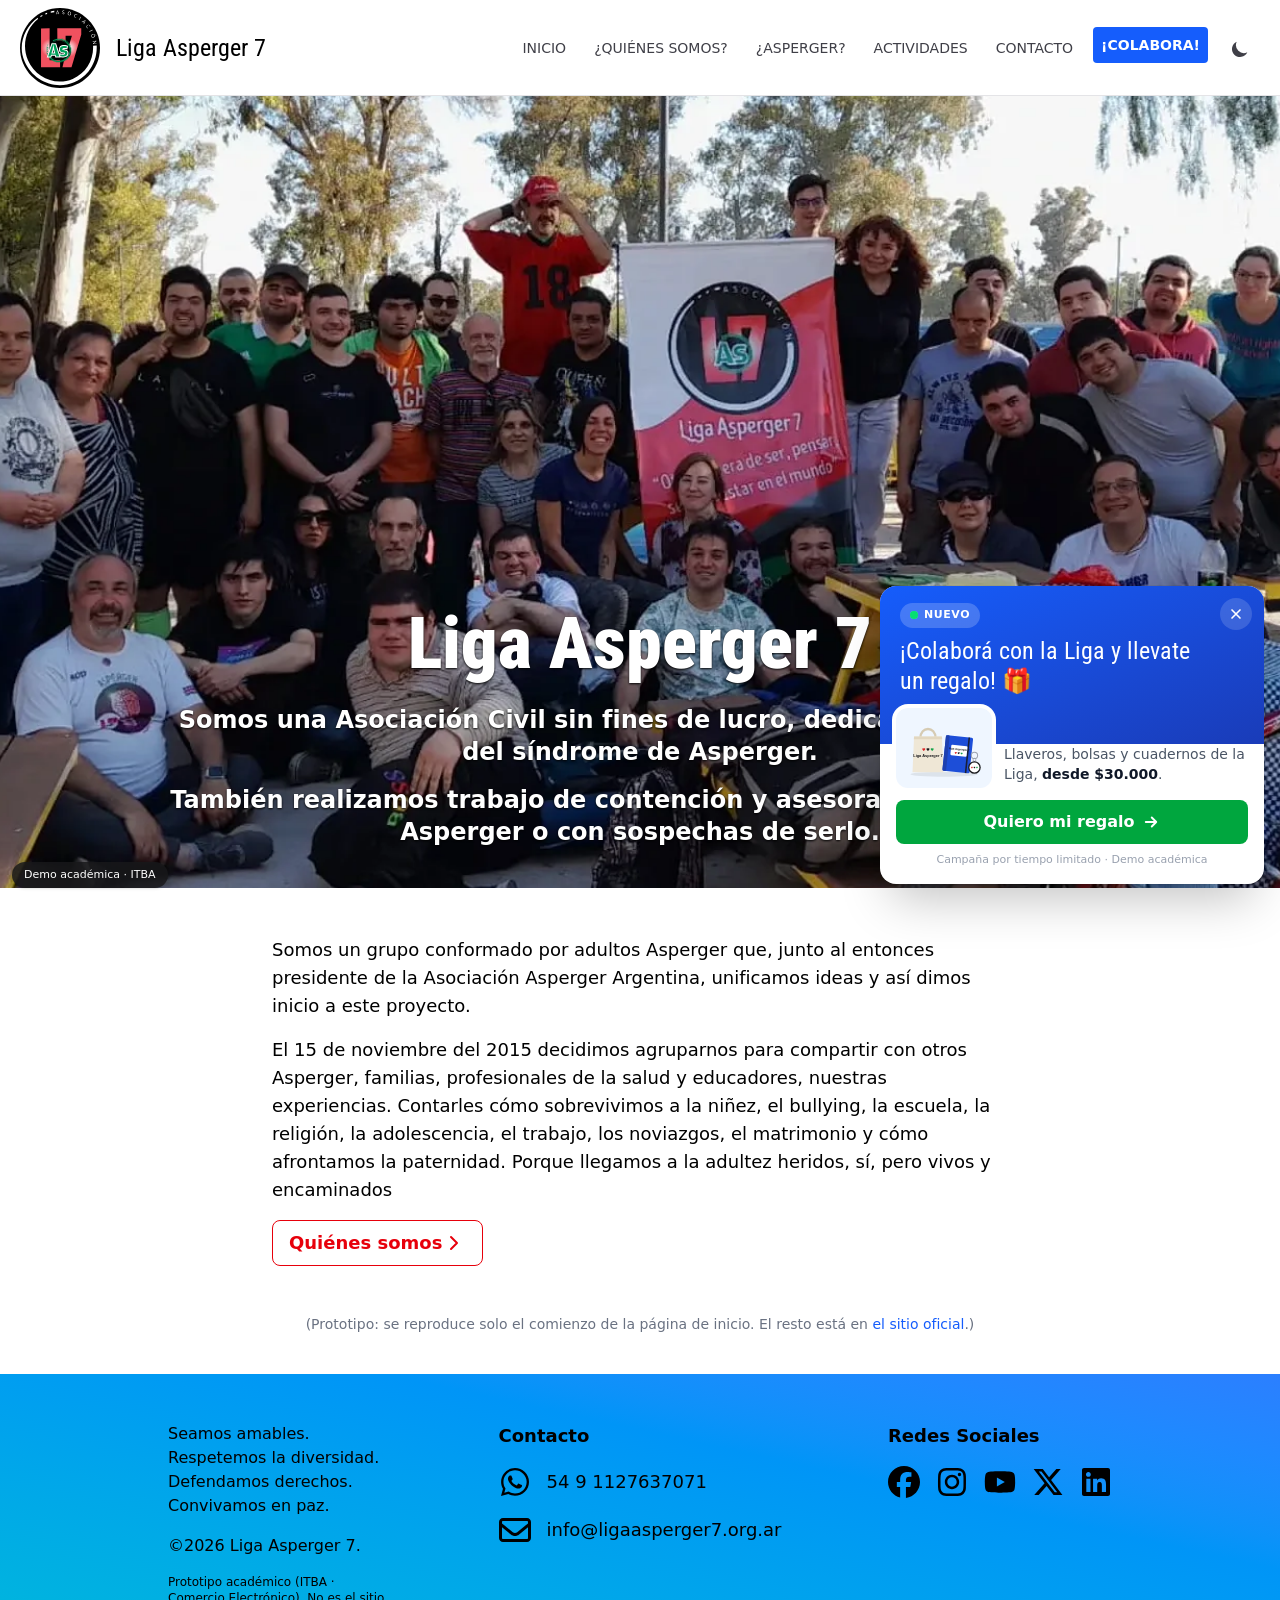
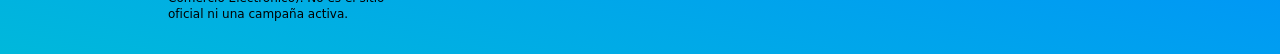
<file: index.html>
<!doctype html>
<html lang="es">
<head>
  <meta charset="UTF-8" />
  <meta name="viewport" content="width=device-width, initial-scale=1.0" />
  <meta name="robots" content="noindex, nofollow" />
  <title>Liga Asperger 7 — Demo académica</title>
  <link rel="icon" type="image/svg+xml" href="img/logo.svg" />
  <link rel="preconnect" href="https://fonts.googleapis.com" />
  <link rel="preconnect" href="https://fonts.gstatic.com" crossorigin />
  <link href="https://fonts.googleapis.com/css2?family=Roboto+Condensed:wght@400;700;900&display=swap" rel="stylesheet" />
  <link rel="stylesheet" href="css/estilos.css" />
  <script>
    try {
      if (localStorage.theme === "dark" || (!("theme" in localStorage) && matchMedia("(prefers-color-scheme: dark)").matches)) {
        document.documentElement.classList.add("dark");
      }
    } catch (e) {}
  </script>
</head>
<body class="bg-white text-black dark:bg-zinc-800 dark:text-white">

  <!-- ================= ENCABEZADO (reproducción del sitio oficial) ================= -->
  <header id="encabezado" class="fixed top-0 w-full z-50 h-16 md:h-24 flex items-center justify-between flex-wrap px-5 border-b border-zinc-200 dark:border-zinc-900 dark:bg-zinc-800 bg-white">
    <a href="index.html" class="flex items-center h-16 md:h-24">
      <img src="img/logo.svg" alt="Logo de La Liga Asperger 7" class="max-h-12 md:max-h-20 mr-4" />
      <span class="font-brand text-2xl">Liga Asperger 7</span>
    </a>
    <div class="flex items-center lg:hidden ml-4">
      <a href="colabora.html" class="hidden sm:inline-block uppercase font-bold text-sm py-2 px-3 mr-4 rounded bg-blue-600 hover:bg-blue-500 text-white brillo">¡Colabora!</a>
      <button id="boton-menu" aria-label="Abrir menú" aria-expanded="false" class="rounded text-zinc-700 dark:text-zinc-200 hover:bg-zinc-100 border p-2 border-zinc-200 dark:hover:bg-zinc-700 transition cursor-pointer">
        <svg xmlns="http://www.w3.org/2000/svg" class="h-5 w-5" fill="none" viewBox="0 0 24 24" stroke="currentColor" stroke-width="2">
          <path id="icono-menu" stroke-linecap="round" stroke-linejoin="round" d="M4 6h16M4 12h16M4 18h16" />
        </svg>
      </button>
    </div>
    <nav id="menu" class="hidden w-full lg:w-auto lg:block pt-2 lg:pt-0 border-t lg:border-t-0 border-zinc-300">
      <ul class="flex flex-col lg:flex-row items-center lg:gap-3 flex-wrap">
        <li class="block w-full lg:inline lg:w-auto text-center"><a href="index.html" aria-current="page" class="uppercase text-sm py-3 lg:py-2 px-2 rounded block lg:inline-block text-zinc-700 dark:text-zinc-200 hover:bg-zinc-100 dark:hover:bg-zinc-700">Inicio</a></li>
        <li class="block w-full lg:inline lg:w-auto text-center"><a href="https://ligaasperger7.org.ar/quienes-somos/" target="_blank" rel="noopener noreferrer" class="uppercase text-sm py-3 lg:py-2 px-2 rounded block lg:inline-block text-zinc-700 dark:text-zinc-200 hover:bg-zinc-100 dark:hover:bg-zinc-700">¿Quiénes somos?</a></li>
        <li class="block w-full lg:inline lg:w-auto text-center"><a href="https://ligaasperger7.org.ar/que-es-el-asperger/" target="_blank" rel="noopener noreferrer" class="uppercase text-sm py-3 lg:py-2 px-2 rounded block lg:inline-block text-zinc-700 dark:text-zinc-200 hover:bg-zinc-100 dark:hover:bg-zinc-700">¿Asperger?</a></li>
        <li class="block w-full lg:inline lg:w-auto text-center"><a href="https://ligaasperger7.org.ar/reuniones-y-eventos/" target="_blank" rel="noopener noreferrer" class="uppercase text-sm py-3 lg:py-2 px-2 rounded block lg:inline-block text-zinc-700 dark:text-zinc-200 hover:bg-zinc-100 dark:hover:bg-zinc-700">Actividades</a></li>
        <li class="block w-full lg:inline lg:w-auto text-center"><a href="https://ligaasperger7.org.ar/contacto/" target="_blank" rel="noopener noreferrer" class="uppercase text-sm py-3 lg:py-2 px-2 rounded block lg:inline-block text-zinc-700 dark:text-zinc-200 hover:bg-zinc-100 dark:hover:bg-zinc-700">Contacto</a></li>
        <li class="block w-full lg:inline lg:w-auto text-center"><a href="colabora.html" class="uppercase text-sm py-3 lg:py-2 px-2 rounded block lg:inline-block bg-blue-600 hover:bg-blue-500 text-white font-bold brillo">¡Colabora!</a></li>
        <li class="block w-full lg:inline lg:w-auto text-center">
          <button id="boton-tema" type="button" aria-label="Cambiar modo claro/oscuro" class="w-full text-zinc-700 dark:text-zinc-200 hover:bg-zinc-100 dark:hover:bg-zinc-700 rounded text-sm p-2.5 cursor-pointer">
            <svg class="w-5 h-5 inline dark:hidden" fill="currentColor" viewBox="0 0 20 20" aria-hidden="true"><path d="M17.293 13.293A8 8 0 016.707 2.707a8.001 8.001 0 1010.586 10.586z" /></svg>
            <svg class="w-5 h-5 hidden dark:inline" fill="currentColor" viewBox="0 0 20 20" aria-hidden="true"><path fill-rule="evenodd" clip-rule="evenodd" d="M10 2a1 1 0 011 1v1a1 1 0 11-2 0V3a1 1 0 011-1zm4 8a4 4 0 11-8 0 4 4 0 018 0zm-.464 4.95l.707.707a1 1 0 001.414-1.414l-.707-.707a1 1 0 00-1.414 1.414zm2.12-10.607a1 1 0 010 1.414l-.706.707a1 1 0 11-1.414-1.414l.707-.707a1 1 0 011.414 0zM17 11a1 1 0 100-2h-1a1 1 0 100 2h1zm-7 4a1 1 0 011 1v1a1 1 0 11-2 0v-1a1 1 0 011-1zM5.05 6.464A1 1 0 106.465 5.05l-.708-.707a1 1 0 00-1.414 1.414l.707.707zm1.414 8.486l-.707.707a1 1 0 01-1.414-1.414l.707-.707a1 1 0 011.414 1.414zM4 11a1 1 0 100-2H3a1 1 0 000 2h1z" /></svg>
            <span class="lg:hidden uppercase text-sm ml-2">Cambiar tema</span>
          </button>
        </li>
      </ul>
    </nav>
  </header>

  <main class="mt-16 md:mt-24">
    <!-- ================= PORTADA (reproducción de la primera parte del inicio oficial) ================= -->
    <section class="h-[88vh] flex flex-col items-center justify-end text-white w-full">
      <div class="h-full w-full xl:bg-fixed bg-cover bg-bottom flex flex-col items-center justify-end" style="background-image: url('img/portada.webp')">
        <div class="py-3 flex flex-col items-center pb-4">
          <h1 class="font-brand text-4xl lg:text-7xl drop-shadow-[0_1.2px_1.2px_rgba(0,0,0,0.99)] font-black">Liga Asperger 7</h1>
          <div class="text-lg lg:text-2xl p-6 max-w-[60ch] space-y-4 text-center font-bold">
            <p class="drop-shadow-[0_1.2px_1.2px_rgba(0,0,0,0.99)]">Somos una Asociación Civil sin fines de lucro, dedicada a la difusión del síndrome de Asperger.</p>
            <p class="drop-shadow-[0_1.2px_1.2px_rgba(0,0,0,0.99)] hidden sm:block">También realizamos trabajo de contención y asesoramiento a adultos Asperger o con sospechas de serlo.</p>
          </div>
        </div>
      </div>
    </section>

    <section class="py-12 px-4 m-auto max-w-3xl text-lg space-y-4">
      <p>Somos un grupo conformado por adultos Asperger que, junto al entonces presidente de la Asociación Asperger Argentina, unificamos ideas y así dimos inicio a este proyecto.</p>
      <p>El 15 de noviembre del 2015 decidimos agruparnos para compartir con otros Asperger, familias, profesionales de la salud y educadores, nuestras experiencias. Contarles cómo sobrevivimos a la niñez, el bullying, la escuela, la religión, la adolescencia, el trabajo, los noviazgos, el matrimonio y cómo afrontamos la paternidad. Porque llegamos a la adultez heridos, sí, pero vivos y encaminados</p>
      <a href="https://ligaasperger7.org.ar/quienes-somos/" target="_blank" rel="noopener noreferrer" class="inline-flex items-center border border-red-600 text-red-600 font-semibold rounded-lg transition duration-300 ease-in-out hover:bg-red-500 hover:text-white dark:border-red-300 dark:text-red-300 dark:hover:bg-red-300 dark:hover:text-gray-900 text-lg py-2 px-4">
        Quiénes somos
        <svg width="24" height="24" viewBox="0 0 24 24" fill="none" stroke="currentColor" stroke-width="2" stroke-linecap="round" stroke-linejoin="round" aria-hidden="true"><path d="m9 18 6-6-6-6" /></svg>
      </a>
    </section>

    <p class="text-center text-sm text-gray-500 dark:text-gray-400 pb-10 px-4">
      (Prototipo: se reproduce solo el comienzo de la página de inicio. El resto está en
      <a href="https://ligaasperger7.org.ar/" target="_blank" rel="noopener noreferrer" class="text-blue-600 dark:text-blue-400 hover:underline">el sitio oficial</a>.)
    </p>
  </main>

  <!-- ================= PIE (reproducción del sitio oficial) ================= -->
  <footer class="py-8 px-6 bg-gradient-to-tr from-cyan-500 to-blue-500 dark:from-cyan-900 dark:to-blue-900 md:px-12 lg:px-42 md:pt-8 lg:pt-12">
    <div class="md:flex md:justify-between gap-8">
      <div>
        <h2 class="text-lg font-bold mb-4">Contacto</h2>
        <ul class="flex flex-col gap-4">
          <li class="flex items-center gap-4"><a href="https://wa.me/+5491127637071" target="_blank" rel="noopener noreferrer" title="WhatsApp"><img class="h-8 w-8 dark:invert hover:scale-110 transition-transform" src="img/icons/whatsapp.svg" alt="Logo de WhatsApp" /></a><span class="text-lg">54 9 1127637071</span></li>
          <li class="flex items-center gap-4"><a href="mailto:info@ligaasperger7.org.ar" target="_blank" rel="noopener noreferrer" title="Email"><img class="h-8 w-8 dark:invert hover:scale-110 transition-transform" src="img/icons/email.svg" alt="Logo de Email" /></a><span class="text-lg">info@ligaasperger7.org.ar</span></li>
        </ul>
      </div>
      <div class="py-6 lg:py-0">
        <h2 class="text-lg font-bold mb-4">Redes Sociales</h2>
        <ul class="flex items-center gap-4">
          <li><a href="https://www.facebook.com/ligaasperger7" target="_blank" rel="noopener noreferrer" title="Facebook"><img class="h-8 w-8 dark:invert hover:scale-110 transition-transform" src="img/icons/facebook.svg" alt="Logo de Facebook" /></a></li>
          <li><a href="https://www.instagram.com/liga.asperger7/" target="_blank" rel="noopener noreferrer" title="Instagram"><img class="h-8 w-8 dark:invert hover:scale-110 transition-transform" src="img/icons/instagram.svg" alt="Logo de Instagram" /></a></li>
          <li><a href="https://www.youtube.com/c/LigaAsperger7" target="_blank" rel="noopener noreferrer" title="Youtube"><img class="h-8 w-8 dark:invert hover:scale-110 transition-transform" src="img/icons/youtube.svg" alt="Logo de Youtube" /></a></li>
          <li><a href="https://twitter.com/LigaAsperger7" target="_blank" rel="noopener noreferrer" title="Twitter"><img class="h-8 w-8 dark:invert hover:scale-110 transition-transform" src="img/icons/twitter.svg" alt="Logo de Twitter" /></a></li>
          <li><a href="https://www.linkedin.com/company/liga-asperger-7/" target="_blank" rel="noopener noreferrer" title="LinkedIn"><img class="h-8 w-8 dark:invert hover:scale-110 transition-transform" src="img/icons/linkedin.svg" alt="Logo de LinkedIn" /></a></li>
        </ul>
      </div>
      <div class="pt-4 md:pt-0 border-t border-t-zinc-800 dark:border-t-zinc-100 md:border-t-0 md:order-first">
        <ul class="mb-4">
          <li>Seamos amables.</li>
          <li>Respetemos la diversidad.</li>
          <li>Defendamos derechos.</li>
          <li>Convivamos en paz.</li>
        </ul>
        <p class="mt-4">©2026 Liga Asperger 7.</p>
        <p class="mt-4 text-xs max-w-56">Prototipo académico (ITBA · Comercio Electrónico). No es el sitio oficial ni una campaña activa.</p>
      </div>
    </div>
  </footer>

  <!-- ================= BURBUJA PROMOCIONAL (nueva) =================
       Aparece unos segundos después de cargar. Al tocarla lleva a la sección de regalos.
       Si se cierra, queda un botón redondo 🎁 para volver a abrirla.
       Los textos se editan acá; el monto mínimo sale de js/config.js. -->
  <div id="burbuja" class="fixed z-40 bottom-4 right-4 left-4 sm:left-auto sm:w-96 hidden" role="complementary" aria-label="Nueva campaña de regalos">
    <div class="burbuja-entrada relative rounded-2xl shadow-2xl ring-1 ring-black/5 overflow-hidden bg-white dark:bg-zinc-900">
      <a href="colabora.html#regalo-con-proposito" class="group block">
        <div class="relative bg-gradient-to-br from-blue-600 to-blue-800 px-5 pt-4 pb-12 text-white">
          <span class="inline-flex items-center gap-1.5 text-[11px] font-bold uppercase tracking-wider bg-white/20 rounded-full px-2.5 py-1">
            <span class="relative flex h-2 w-2"><span class="animate-ping absolute inline-flex h-full w-full rounded-full bg-green-300 opacity-75"></span><span class="relative inline-flex rounded-full h-2 w-2 bg-green-400"></span></span>
            Nuevo
          </span>
          <p class="font-brand text-2xl leading-tight mt-2 pr-8">¡Colaborá con la Liga y llevate un regalo! 🎁</p>
        </div>
        <div class="relative -mt-9 mx-4 flex items-end gap-3">
          <div class="flex-shrink-0 w-24 h-20 rounded-xl bg-blue-50 dark:bg-zinc-800 ring-4 ring-white dark:ring-zinc-900 flex items-center justify-center p-1.5 group-hover:-rotate-3 transition-transform">
            <img src="img/productos/embajador.svg" alt="" class="w-full h-full object-contain" />
          </div>
          <p class="text-sm text-gray-600 dark:text-gray-300 pb-1">Llaveros, bolsas y cuadernos de la Liga, <strong class="text-gray-900 dark:text-white">desde <span id="burbuja-monto">$30.000</span></strong>.</p>
        </div>
        <div class="px-4 pt-3 pb-4">
          <span class="flex items-center justify-center gap-2 w-full rounded-lg py-2.5 font-semibold text-white bg-green-600 group-hover:bg-green-700 transition">
            Quiero mi regalo
            <svg width="18" height="18" viewBox="0 0 24 24" fill="none" stroke="currentColor" stroke-width="2.5" stroke-linecap="round" stroke-linejoin="round" class="group-hover:translate-x-1 transition-transform" aria-hidden="true"><path d="M5 12h14M13 6l6 6-6 6" /></svg>
          </span>
          <span class="block text-center text-[11px] text-gray-400 mt-2">Campaña por tiempo limitado · Demo académica</span>
        </div>
      </a>
      <button id="burbuja-cerrar" type="button" aria-label="Cerrar aviso" class="absolute top-3 right-3 w-8 h-8 rounded-full bg-white/15 hover:bg-white/30 text-white flex items-center justify-center cursor-pointer transition">
        <svg width="16" height="16" viewBox="0 0 24 24" fill="none" stroke="currentColor" stroke-width="2.5" stroke-linecap="round" aria-hidden="true"><path d="M18 6 6 18M6 6l12 12" /></svg>
      </button>
    </div>
  </div>

  <!-- Botón compacto que aparece al cerrar la burbuja -->
  <button id="burbuja-mini" type="button" aria-label="Ver campaña: colaborá y llevate un regalo" class="fixed z-40 bottom-4 right-4 w-14 h-14 rounded-full bg-blue-600 hover:bg-blue-700 text-white text-2xl shadow-xl cursor-pointer hidden items-center justify-center burbuja-latido">
    🎁
    <span class="absolute -top-1 -right-1 w-4 h-4 rounded-full bg-green-500 ring-2 ring-white dark:ring-zinc-800"></span>
  </button>

  <!-- Indicación discreta de demo -->
  <div class="fixed bottom-3 left-3 z-30 text-[11px] leading-tight rounded-full bg-zinc-900/85 text-white px-3 py-1.5 shadow pointer-events-none select-none hidden sm:block">
    Demo académica · ITBA
  </div>

  <script src="js/config.js"></script>
  <script src="js/app.js"></script>
</body>
</html>
</file>
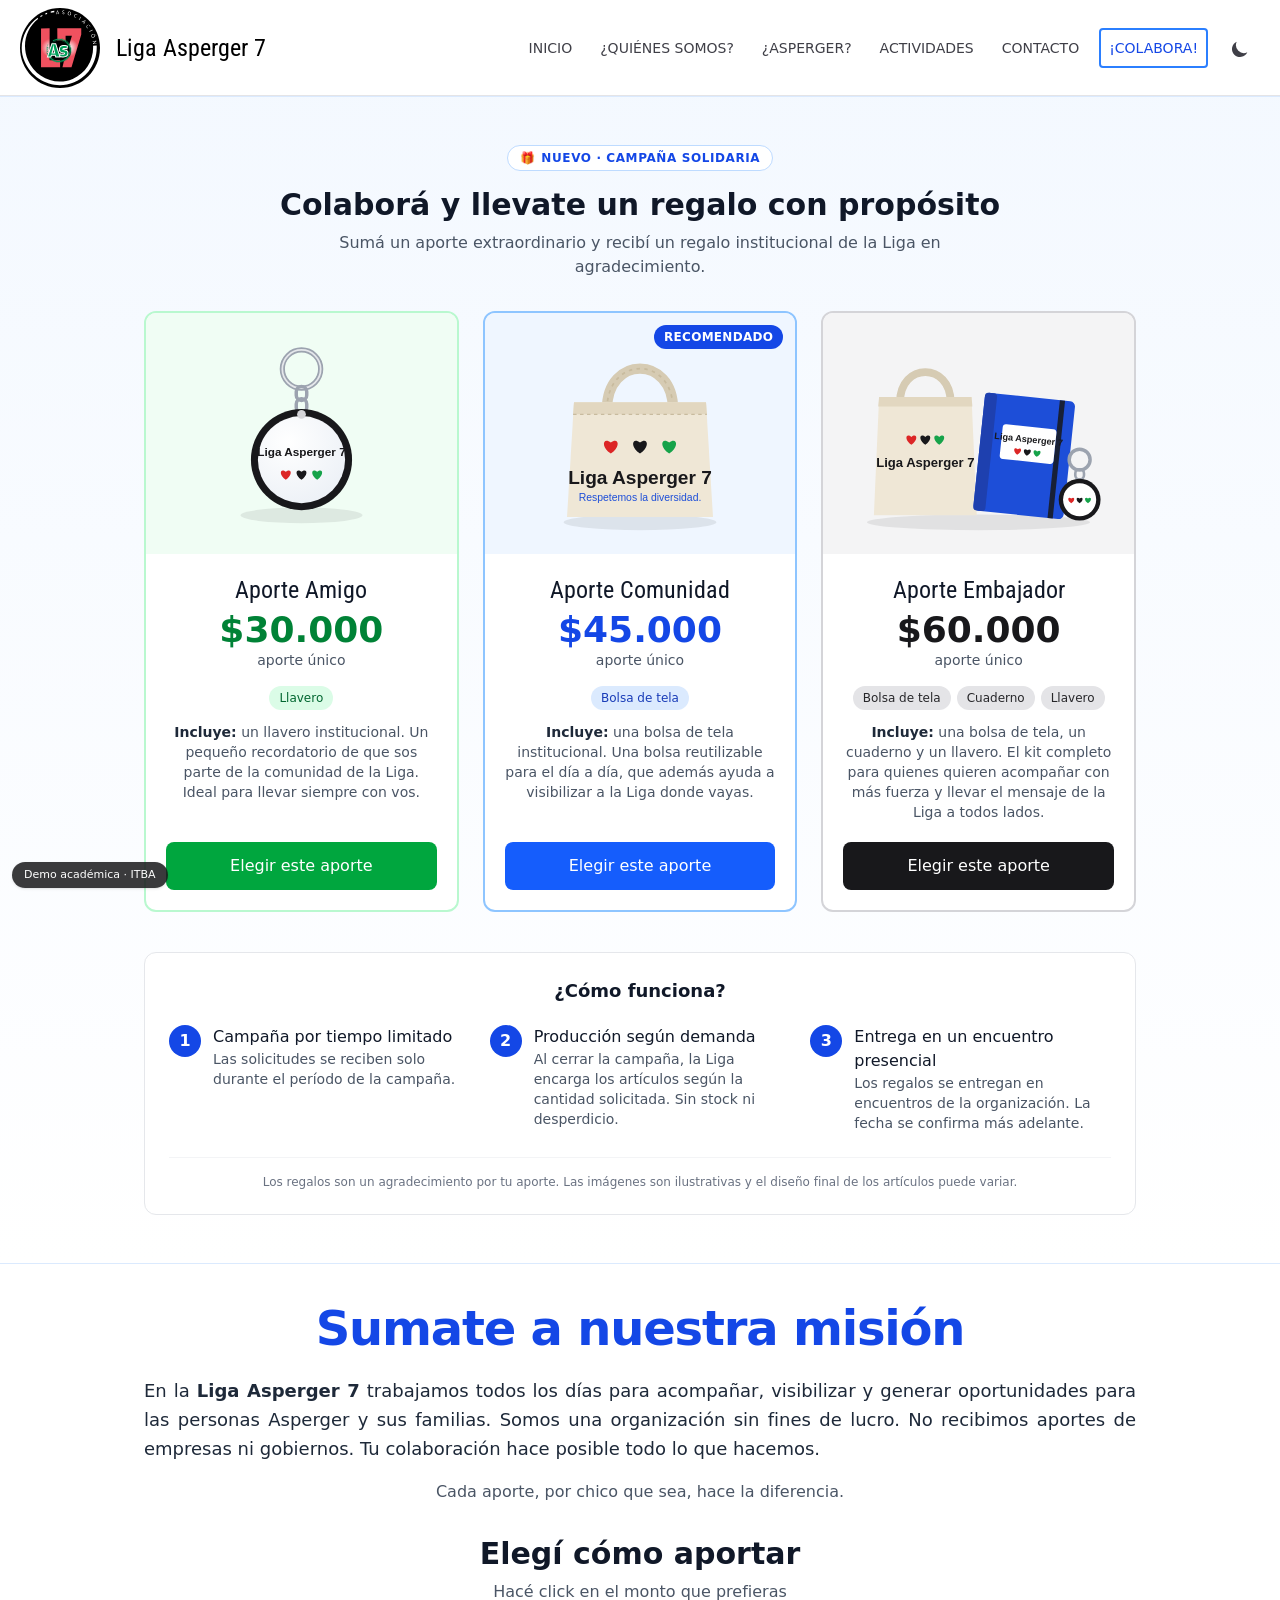
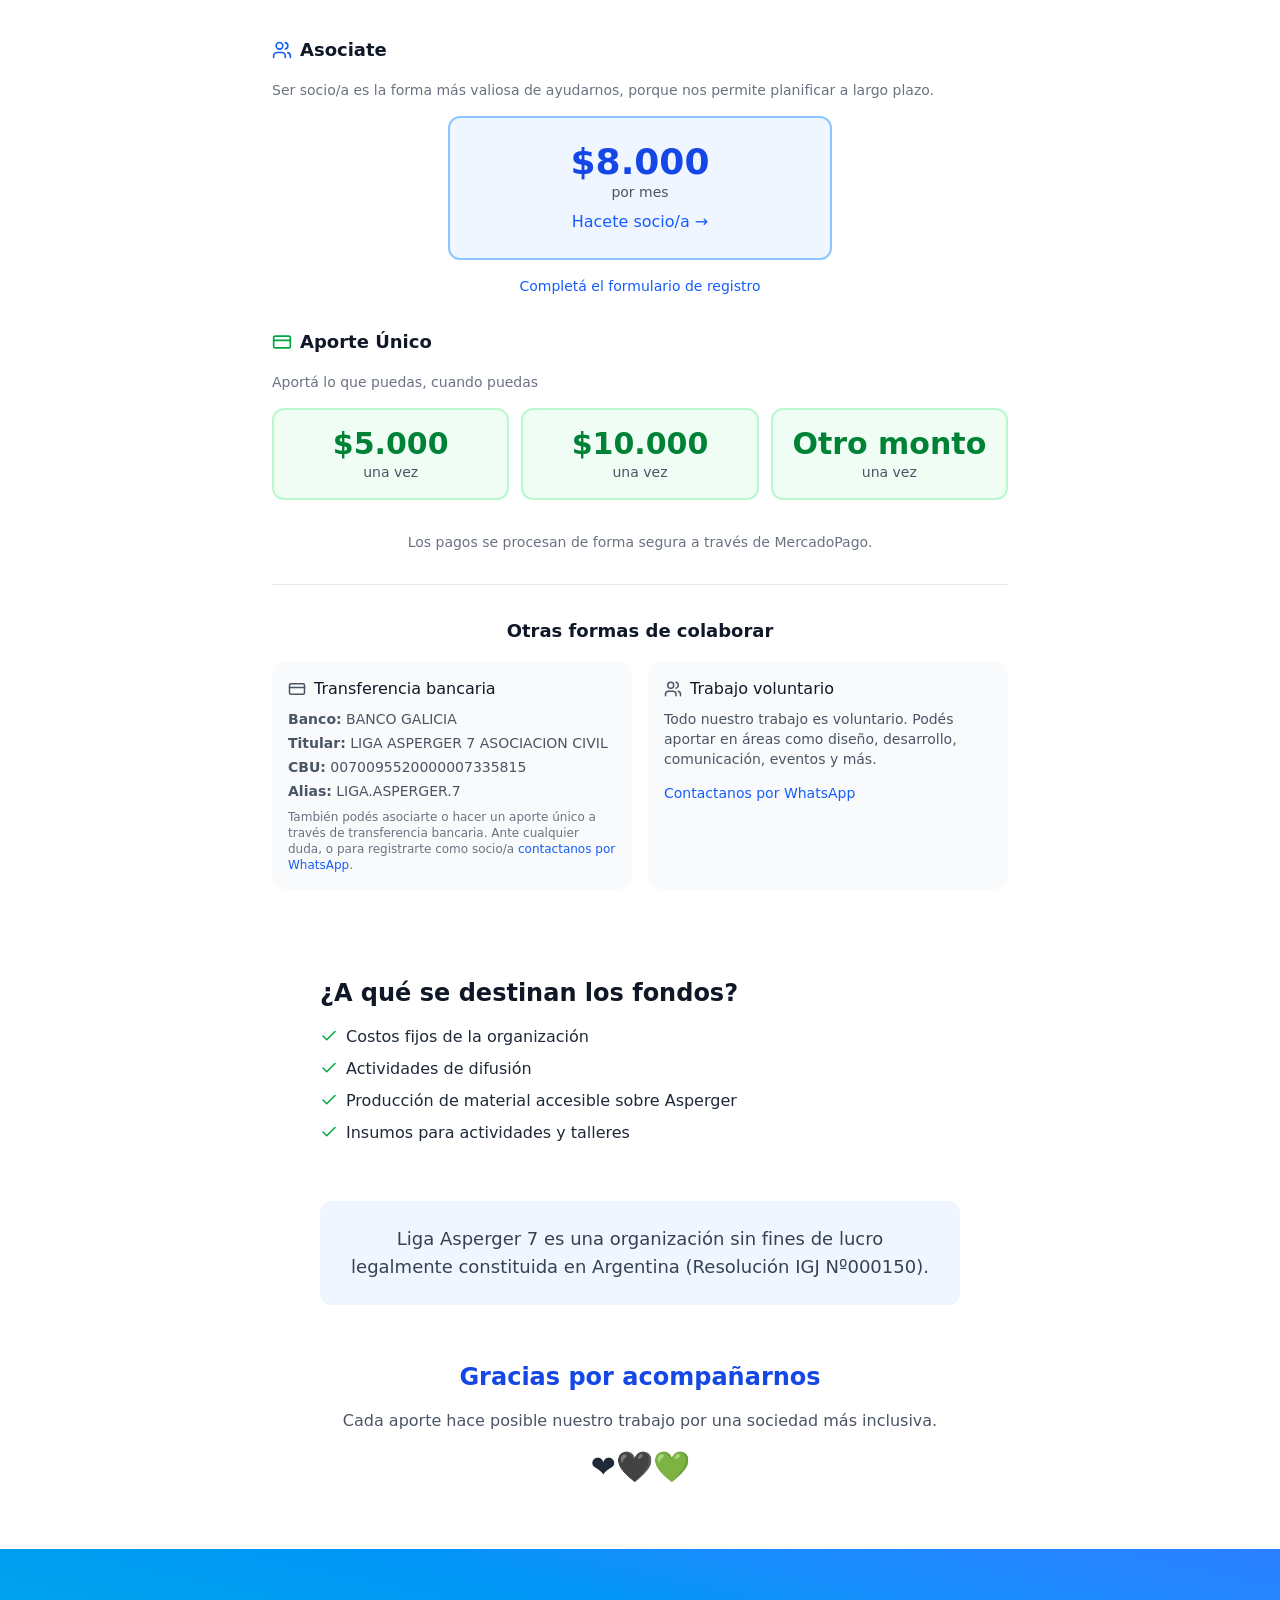
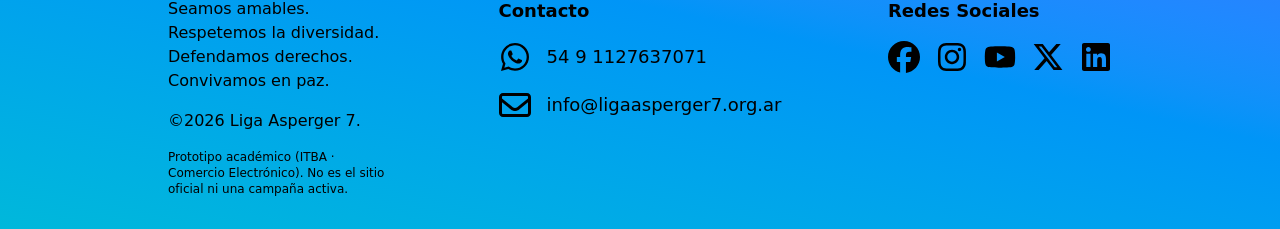
<file: colabora.html>
<!doctype html>
<html lang="es">
<head>
  <meta charset="UTF-8" />
  <meta name="viewport" content="width=device-width, initial-scale=1.0" />
  <meta name="robots" content="noindex, nofollow" />
  <title>¡Colabora! | Liga Asperger 7 — Demo académica</title>
  <link rel="icon" type="image/svg+xml" href="img/logo.svg" />
  <link rel="preconnect" href="https://fonts.googleapis.com" />
  <link rel="preconnect" href="https://fonts.gstatic.com" crossorigin />
  <link href="https://fonts.googleapis.com/css2?family=Roboto+Condensed:wght@400;700&display=swap" rel="stylesheet" />
  <link rel="stylesheet" href="css/estilos.css" />
  <script>
    // Modo oscuro igual que el sitio oficial (clase .dark en <html>)
    try {
      if (localStorage.theme === "dark" || (!("theme" in localStorage) && matchMedia("(prefers-color-scheme: dark)").matches)) {
        document.documentElement.classList.add("dark");
      }
    } catch (e) {}
  </script>
</head>
<body class="bg-white text-black dark:bg-zinc-800 dark:text-white">

  <!-- ================= ENCABEZADO (reproducción del sitio oficial) ================= -->
  <header id="encabezado" class="fixed top-0 w-full z-50 h-16 md:h-24 flex items-center justify-between flex-wrap px-5 border-b border-zinc-200 dark:border-zinc-900 dark:bg-zinc-800 bg-white">
    <a href="index.html" class="flex items-center h-16 md:h-24">
      <img src="img/logo.svg" alt="Logo de La Liga Asperger 7" class="max-h-12 md:max-h-20 mr-4" />
      <span class="font-brand text-2xl">Liga Asperger 7</span>
    </a>
    <div class="flex lg:hidden ml-4">
      <button id="boton-menu" aria-label="Abrir menú" aria-expanded="false" class="rounded text-zinc-700 dark:text-zinc-200 hover:bg-zinc-100 border p-2 border-zinc-200 dark:hover:bg-zinc-700 transition cursor-pointer">
        <svg xmlns="http://www.w3.org/2000/svg" class="h-5 w-5" fill="none" viewBox="0 0 24 24" stroke="currentColor" stroke-width="2">
          <path id="icono-menu" stroke-linecap="round" stroke-linejoin="round" d="M4 6h16M4 12h16M4 18h16" />
        </svg>
      </button>
    </div>
    <nav id="menu" class="hidden w-full lg:w-auto lg:block pt-2 lg:pt-0 border-t lg:border-t-0 border-zinc-300">
      <ul class="flex flex-col lg:flex-row items-center lg:gap-3 flex-wrap">
        <li class="block w-full lg:inline lg:w-auto text-center"><a href="index.html" class="uppercase text-sm py-3 lg:py-2 px-2 rounded block lg:inline-block text-zinc-700 dark:text-zinc-200 hover:bg-zinc-100 dark:hover:bg-zinc-700">Inicio</a></li>
        <li class="block w-full lg:inline lg:w-auto text-center"><a href="https://ligaasperger7.org.ar/quienes-somos/" target="_blank" rel="noopener noreferrer" class="uppercase text-sm py-3 lg:py-2 px-2 rounded block lg:inline-block text-zinc-700 dark:text-zinc-200 hover:bg-zinc-100 dark:hover:bg-zinc-700">¿Quiénes somos?</a></li>
        <li class="block w-full lg:inline lg:w-auto text-center"><a href="https://ligaasperger7.org.ar/que-es-el-asperger/" target="_blank" rel="noopener noreferrer" class="uppercase text-sm py-3 lg:py-2 px-2 rounded block lg:inline-block text-zinc-700 dark:text-zinc-200 hover:bg-zinc-100 dark:hover:bg-zinc-700">¿Asperger?</a></li>
        <li class="block w-full lg:inline lg:w-auto text-center"><a href="https://ligaasperger7.org.ar/reuniones-y-eventos/" target="_blank" rel="noopener noreferrer" class="uppercase text-sm py-3 lg:py-2 px-2 rounded block lg:inline-block text-zinc-700 dark:text-zinc-200 hover:bg-zinc-100 dark:hover:bg-zinc-700">Actividades</a></li>
        <li class="block w-full lg:inline lg:w-auto text-center"><a href="https://ligaasperger7.org.ar/contacto/" target="_blank" rel="noopener noreferrer" class="uppercase text-sm py-3 lg:py-2 px-2 rounded block lg:inline-block text-zinc-700 dark:text-zinc-200 hover:bg-zinc-100 dark:hover:bg-zinc-700">Contacto</a></li>
        <li class="block w-full lg:inline lg:w-auto text-center"><a href="#" data-ir="colabora" aria-current="page" class="uppercase text-sm py-3 lg:py-2 px-2 rounded block lg:inline-block bg-white dark:bg-zinc-800 text-blue-700 dark:text-blue-400 border-2 border-blue-500">¡Colabora!</a></li>
        <li class="block w-full lg:inline lg:w-auto text-center">
          <button id="boton-tema" type="button" aria-label="Cambiar modo claro/oscuro" class="w-full text-zinc-700 dark:text-zinc-200 hover:bg-zinc-100 dark:hover:bg-zinc-700 rounded text-sm p-2.5 cursor-pointer">
            <svg class="w-5 h-5 inline dark:hidden" fill="currentColor" viewBox="0 0 20 20" aria-hidden="true"><path d="M17.293 13.293A8 8 0 016.707 2.707a8.001 8.001 0 1010.586 10.586z" /></svg>
            <svg class="w-5 h-5 hidden dark:inline" fill="currentColor" viewBox="0 0 20 20" aria-hidden="true"><path fill-rule="evenodd" clip-rule="evenodd" d="M10 2a1 1 0 011 1v1a1 1 0 11-2 0V3a1 1 0 011-1zm4 8a4 4 0 11-8 0 4 4 0 018 0zm-.464 4.95l.707.707a1 1 0 001.414-1.414l-.707-.707a1 1 0 00-1.414 1.414zm2.12-10.607a1 1 0 010 1.414l-.706.707a1 1 0 11-1.414-1.414l.707-.707a1 1 0 011.414 0zM17 11a1 1 0 100-2h-1a1 1 0 100 2h1zm-7 4a1 1 0 011 1v1a1 1 0 11-2 0v-1a1 1 0 011-1zM5.05 6.464A1 1 0 106.465 5.05l-.708-.707a1 1 0 00-1.414 1.414l.707.707zm1.414 8.486l-.707.707a1 1 0 01-1.414-1.414l.707-.707a1 1 0 011.414 1.414zM4 11a1 1 0 100-2H3a1 1 0 000 2h1z" /></svg>
            <span class="lg:hidden uppercase text-sm ml-2">Cambiar tema</span>
          </button>
        </li>
      </ul>
    </nav>
  </header>

  <main class="mt-16 md:mt-24 min-h-[60vh]">

    <!-- ================= VISTA 1: COLABORAR ================= -->
    <div id="vista-colabora">

      <!-- NUEVA SECCIÓN: merchandising solidario (se completa desde js/app.js con los datos de js/config.js) -->
      <section id="regalo-con-proposito" class="scroll-mt-28 bg-gradient-to-b from-blue-50/70 to-white dark:from-blue-950/30 dark:to-zinc-800 border-y border-blue-100 dark:border-zinc-700 py-12">
        <div class="max-w-5xl mx-auto px-4">
          <div class="text-center mb-8">
            <span class="inline-flex items-center gap-1.5 text-xs font-semibold uppercase tracking-wider text-blue-700 dark:text-blue-300 bg-white dark:bg-zinc-800 border border-blue-200 dark:border-blue-700 rounded-full px-3 py-1 mb-4">
              <span aria-hidden="true">🎁</span> Nuevo · Campaña solidaria
            </span>
            <h2 id="campania-titulo" class="text-2xl lg:text-3xl font-bold text-gray-900 dark:text-white mb-2"></h2>
            <p id="campania-bajada" class="text-gray-600 dark:text-gray-400 max-w-2xl mx-auto"></p>
          </div>

          <div id="tarjetas-aporte" class="grid gap-6 md:grid-cols-3 max-w-md mx-auto md:max-w-none"></div>

          <div class="mt-10 bg-white dark:bg-zinc-800 border border-gray-200 dark:border-zinc-700 rounded-xl p-6">
            <h3 class="text-lg font-semibold text-gray-900 dark:text-white mb-5 text-center">¿Cómo funciona?</h3>
            <ol id="campania-pasos" class="grid gap-5 md:grid-cols-3"></ol>
            <p class="text-xs text-gray-500 dark:text-gray-400 text-center mt-6 pt-4 border-t border-gray-100 dark:border-zinc-700">
              Los regalos son un agradecimiento por tu aporte. Las imágenes son ilustrativas y el diseño final de los artículos puede variar.
            </p>
          </div>
        </div>
      </section>

      <!-- Reproducción de la sección actual del sitio -->
      <section class="max-w-screen-lg mx-auto px-4 pt-10 pb-8">
        <h1 class="text-3xl lg:text-5xl font-extrabold text-center mb-6 text-blue-700 dark:text-blue-400 tracking-tight">Sumate a nuestra misión</h1>
        <p class="text-lg leading-relaxed mb-4 lg:text-justify text-gray-800 dark:text-gray-200">
          En la <strong>Liga Asperger 7</strong> trabajamos todos los días para acompañar, visibilizar y generar oportunidades para las personas Asperger y sus familias. Somos una organización sin fines de lucro. No recibimos aportes de empresas ni gobiernos. Tu colaboración hace posible todo lo que hacemos.
        </p>
        <p class="text-base text-gray-600 dark:text-gray-400 text-center mt-2">Cada aporte, por chico que sea, hace la diferencia.</p>
      </section>

      <section class="max-w-3xl mx-auto px-4 pb-12">
        <div class="text-center mb-8">
          <h2 class="text-2xl lg:text-3xl font-bold text-gray-900 dark:text-white mb-2">Elegí cómo aportar</h2>
          <p class="text-gray-600 dark:text-gray-400">Hacé click en el monto que prefieras</p>
        </div>

        <div class="mb-8">
          <h3 class="text-lg font-semibold text-gray-900 dark:text-white mb-4 flex items-center gap-2">
            <svg width="20" height="20" viewBox="0 0 24 24" fill="none" stroke="currentColor" stroke-width="2" stroke-linecap="round" stroke-linejoin="round" class="text-blue-600" aria-hidden="true"><path d="M16 21v-2a4 4 0 0 0-4-4H6a4 4 0 0 0-4 4v2" /><circle cx="9" cy="7" r="4" /><path d="M22 21v-2a4 4 0 0 0-3-3.87" /><path d="M16 3.13a4 4 0 0 1 0 7.75" /></svg>
            Asociate
          </h3>
          <p class="text-sm text-gray-500 dark:text-gray-400 mb-4">Ser socio/a es la forma más valiosa de ayudarnos, porque nos permite planificar a largo plazo.</p>
          <a href="#" data-aviso="la suscripción mensual de MercadoPago ($8.000 por mes)" class="flex flex-col items-center justify-center p-6 bg-blue-50 dark:bg-blue-900/30 border-2 border-blue-300 dark:border-blue-600 rounded-xl hover:border-blue-500 hover:bg-blue-100 dark:hover:bg-blue-900/50 transition max-w-sm mx-auto">
            <span class="text-3xl lg:text-4xl font-bold text-blue-700 dark:text-blue-400">$8.000</span>
            <span class="text-sm text-gray-600 dark:text-gray-400">por mes</span>
            <span class="mt-2 text-blue-600 dark:text-blue-400 font-medium">Hacete socio/a →</span>
          </a>
          <a href="#" data-aviso="el formulario de registro de socios/as (Google Forms)" class="block mt-4 text-center text-sm text-blue-600 dark:text-blue-400 hover:underline">Completá el formulario de registro</a>
        </div>

        <div class="mb-8">
          <h3 class="text-lg font-semibold text-gray-900 dark:text-white mb-4 flex items-center gap-2">
            <svg width="20" height="20" viewBox="0 0 24 24" fill="none" stroke="currentColor" stroke-width="2" stroke-linecap="round" stroke-linejoin="round" class="text-green-600" aria-hidden="true"><rect width="20" height="14" x="2" y="5" rx="2" /><line x1="2" x2="22" y1="10" y2="10" /></svg>
            Aporte Único
          </h3>
          <p class="text-sm text-gray-500 dark:text-gray-400 mb-4">Aportá lo que puedas, cuando puedas</p>
          <div class="grid grid-cols-2 lg:grid-cols-3 gap-3">
            <a href="#" data-aviso="el checkout de MercadoPago por $5.000" class="flex flex-col items-center justify-center p-4 bg-green-50 dark:bg-green-900/30 border-2 border-green-200 dark:border-green-700 rounded-xl hover:border-green-500 hover:bg-green-100 dark:hover:bg-green-900/50 transition">
              <span class="text-2xl lg:text-3xl font-bold text-green-700 dark:text-green-400">$5.000</span>
              <span class="text-sm text-gray-600 dark:text-gray-400">una vez</span>
            </a>
            <a href="#" data-aviso="el checkout de MercadoPago por $10.000" class="flex flex-col items-center justify-center p-4 bg-green-50 dark:bg-green-900/30 border-2 border-green-200 dark:border-green-700 rounded-xl hover:border-green-500 hover:bg-green-100 dark:hover:bg-green-900/50 transition">
              <span class="text-2xl lg:text-3xl font-bold text-green-700 dark:text-green-400">$10.000</span>
              <span class="text-sm text-gray-600 dark:text-gray-400">una vez</span>
            </a>
            <a href="#" data-aviso="el link de pago de MercadoPago con monto libre" class="flex flex-col items-center justify-center p-4 bg-green-50 dark:bg-green-900/30 border-2 border-green-200 dark:border-green-700 rounded-xl hover:border-green-500 hover:bg-green-100 dark:hover:bg-green-900/50 transition">
              <span class="text-2xl lg:text-3xl font-bold text-green-700 dark:text-green-400">Otro monto</span>
              <span class="text-sm text-gray-600 dark:text-gray-400">una vez</span>
            </a>
          </div>
        </div>

        <div class="text-center text-sm text-gray-500 dark:text-gray-400 mb-8">Los pagos se procesan de forma segura a través de MercadoPago.</div>

        <div class="border-t border-gray-200 dark:border-gray-700 pt-8">
          <h3 class="text-lg font-semibold text-gray-900 dark:text-white mb-4 text-center">Otras formas de colaborar</h3>
          <div class="grid md:grid-cols-2 gap-4 mb-6">
            <div class="p-4 bg-gray-50 dark:bg-gray-800 rounded-xl">
              <h4 class="font-medium text-gray-900 dark:text-white mb-2 flex items-center gap-2">
                <svg width="18" height="18" viewBox="0 0 24 24" fill="none" stroke="currentColor" stroke-width="2" stroke-linecap="round" stroke-linejoin="round" class="text-gray-600 dark:text-gray-400" aria-hidden="true"><rect width="20" height="14" x="2" y="5" rx="2" /><line x1="2" x2="22" y1="10" y2="10" /></svg>
                Transferencia bancaria
              </h4>
              <ul class="text-sm text-gray-600 dark:text-gray-400 space-y-1 break-words">
                <li><strong>Banco:</strong> BANCO GALICIA</li>
                <li><strong>Titular:</strong> LIGA ASPERGER 7 ASOCIACION CIVIL</li>
                <li><strong>CBU:</strong> 0070095520000007335815</li>
                <li><strong>Alias:</strong> LIGA.ASPERGER.7</li>
              </ul>
              <p class="text-xs text-gray-500 mt-2">
                También podés asociarte o hacer un aporte único a través de transferencia bancaria. Ante cualquier duda, o para registrarte como socio/a
                <a href="#" data-aviso="una conversación de WhatsApp con la Liga" class="text-blue-600 dark:text-blue-400 hover:underline">contactanos por WhatsApp</a>.
              </p>
            </div>
            <div class="p-4 bg-gray-50 dark:bg-gray-800 rounded-xl">
              <h4 class="font-medium text-gray-900 dark:text-white mb-2 flex items-center gap-2">
                <svg width="18" height="18" viewBox="0 0 24 24" fill="none" stroke="currentColor" stroke-width="2" stroke-linecap="round" stroke-linejoin="round" class="text-gray-600 dark:text-gray-400" aria-hidden="true"><path d="M16 21v-2a4 4 0 0 0-4-4H6a4 4 0 0 0-4 4v2" /><circle cx="9" cy="7" r="4" /><path d="M22 21v-2a4 4 0 0 0-3-3.87" /><path d="M16 3.13a4 4 0 0 1 0 7.75" /></svg>
                Trabajo voluntario
              </h4>
              <p class="text-sm text-gray-600 dark:text-gray-400 mb-3">Todo nuestro trabajo es voluntario. Podés aportar en áreas como diseño, desarrollo, comunicación, eventos y más.</p>
              <a href="#" data-aviso="una conversación de WhatsApp para sumarse como voluntario/a" class="inline-flex items-center text-blue-600 dark:text-blue-400 hover:underline text-sm">Contactanos por WhatsApp</a>
            </div>
          </div>
        </div>
      </section>

      <!-- Cierre de la sección actual del sitio -->
      <section class="max-w-2xl mx-auto text-gray-800 dark:text-gray-200 p-4">
        <h2 class="text-xl lg:text-2xl font-bold mb-4 text-gray-900 dark:text-white">¿A qué se destinan los fondos?</h2>
        <ul class="space-y-2">
          <li class="flex items-start gap-2"><svg width="18" height="18" viewBox="0 0 24 24" fill="none" stroke="currentColor" stroke-width="2" stroke-linecap="round" stroke-linejoin="round" class="text-green-600 mt-0.5 flex-shrink-0" aria-hidden="true"><polyline points="20 6 9 17 4 12" /></svg>Costos fijos de la organización</li>
          <li class="flex items-start gap-2"><svg width="18" height="18" viewBox="0 0 24 24" fill="none" stroke="currentColor" stroke-width="2" stroke-linecap="round" stroke-linejoin="round" class="text-green-600 mt-0.5 flex-shrink-0" aria-hidden="true"><polyline points="20 6 9 17 4 12" /></svg>Actividades de difusión</li>
          <li class="flex items-start gap-2"><svg width="18" height="18" viewBox="0 0 24 24" fill="none" stroke="currentColor" stroke-width="2" stroke-linecap="round" stroke-linejoin="round" class="text-green-600 mt-0.5 flex-shrink-0" aria-hidden="true"><polyline points="20 6 9 17 4 12" /></svg>Producción de material accesible sobre Asperger</li>
          <li class="flex items-start gap-2"><svg width="18" height="18" viewBox="0 0 24 24" fill="none" stroke="currentColor" stroke-width="2" stroke-linecap="round" stroke-linejoin="round" class="text-green-600 mt-0.5 flex-shrink-0" aria-hidden="true"><polyline points="20 6 9 17 4 12" /></svg>Insumos para actividades y talleres</li>
        </ul>
      </section>
      <section class="max-w-2xl mx-auto text-gray-800 dark:text-gray-200 p-4 mt-6">
        <div class="bg-blue-50 dark:bg-blue-900/20 rounded-xl p-6 text-center">
          <p class="text-lg text-gray-700 dark:text-gray-300">Liga Asperger 7 es una organización sin fines de lucro legalmente constituida en Argentina (Resolución IGJ Nº000150).</p>
        </div>
      </section>
      <section class="max-w-2xl mx-auto text-gray-800 dark:text-gray-200 p-4 mt-6 mb-12">
        <h2 class="text-xl lg:text-2xl font-bold mb-4 text-blue-700 dark:text-blue-400 text-center">Gracias por acompañarnos</h2>
        <p class="text-center text-gray-600 dark:text-gray-400">Cada aporte hace posible nuestro trabajo por una sociedad más inclusiva.</p>
        <p class="text-3xl text-center mt-4" aria-hidden="true">❤️🖤💚</p>
      </section>
    </div>

    <!-- ================= VISTA 2: FORMULARIO (se genera desde js/app.js) ================= -->
    <div id="vista-formulario" hidden></div>

    <!-- ================= VISTA 3: CONFIRMACIÓN (se genera desde js/app.js) ================= -->
    <div id="vista-confirmacion" hidden></div>
  </main>

  <!-- ================= PIE (reproducción del sitio oficial) ================= -->
  <footer class="py-8 px-6 bg-gradient-to-tr from-cyan-500 to-blue-500 dark:from-cyan-900 dark:to-blue-900 md:px-12 lg:px-42 md:pt-8 lg:pt-12">
    <div class="md:flex md:justify-between gap-8">
      <div>
        <h2 class="text-lg font-bold mb-4">Contacto</h2>
        <ul class="flex flex-col gap-4">
          <li class="flex items-center gap-4"><a href="https://wa.me/+5491127637071" target="_blank" rel="noopener noreferrer" title="WhatsApp"><img class="h-8 w-8 dark:invert hover:scale-110 transition-transform" src="img/icons/whatsapp.svg" alt="Logo de WhatsApp" /></a><span class="text-lg">54 9 1127637071</span></li>
          <li class="flex items-center gap-4"><a href="mailto:info@ligaasperger7.org.ar" target="_blank" rel="noopener noreferrer" title="Email"><img class="h-8 w-8 dark:invert hover:scale-110 transition-transform" src="img/icons/email.svg" alt="Logo de Email" /></a><span class="text-lg">info@ligaasperger7.org.ar</span></li>
        </ul>
      </div>
      <div class="py-6 lg:py-0">
        <h2 class="text-lg font-bold mb-4">Redes Sociales</h2>
        <ul class="flex items-center gap-4">
          <li><a href="https://www.facebook.com/ligaasperger7" target="_blank" rel="noopener noreferrer" title="Facebook"><img class="h-8 w-8 dark:invert hover:scale-110 transition-transform" src="img/icons/facebook.svg" alt="Logo de Facebook" /></a></li>
          <li><a href="https://www.instagram.com/liga.asperger7/" target="_blank" rel="noopener noreferrer" title="Instagram"><img class="h-8 w-8 dark:invert hover:scale-110 transition-transform" src="img/icons/instagram.svg" alt="Logo de Instagram" /></a></li>
          <li><a href="https://www.youtube.com/c/LigaAsperger7" target="_blank" rel="noopener noreferrer" title="Youtube"><img class="h-8 w-8 dark:invert hover:scale-110 transition-transform" src="img/icons/youtube.svg" alt="Logo de Youtube" /></a></li>
          <li><a href="https://twitter.com/LigaAsperger7" target="_blank" rel="noopener noreferrer" title="Twitter"><img class="h-8 w-8 dark:invert hover:scale-110 transition-transform" src="img/icons/twitter.svg" alt="Logo de Twitter" /></a></li>
          <li><a href="https://www.linkedin.com/company/liga-asperger-7/" target="_blank" rel="noopener noreferrer" title="LinkedIn"><img class="h-8 w-8 dark:invert hover:scale-110 transition-transform" src="img/icons/linkedin.svg" alt="Logo de LinkedIn" /></a></li>
        </ul>
      </div>
      <div class="pt-4 md:pt-0 border-t border-t-zinc-800 dark:border-t-zinc-100 md:border-t-0 md:order-first">
        <ul class="mb-4">
          <li>Seamos amables.</li>
          <li>Respetemos la diversidad.</li>
          <li>Defendamos derechos.</li>
          <li>Convivamos en paz.</li>
        </ul>
        <p class="mt-4">©2026 Liga Asperger 7.</p>
        <p class="mt-4 text-xs max-w-56">Prototipo académico (ITBA · Comercio Electrónico). No es el sitio oficial ni una campaña activa.</p>
      </div>
    </div>
  </footer>

  <!-- Indicación discreta de demo -->
  <div class="fixed bottom-3 left-3 z-40 text-[11px] leading-tight rounded-full bg-zinc-900/85 text-white px-3 py-1.5 shadow pointer-events-none select-none" title="Prototipo académico — no es el sitio oficial">
    Demo académica · ITBA
  </div>

  <!-- Aviso que reemplaza las redirecciones reales (MercadoPago, Google Forms, WhatsApp) -->
  <div id="modal-aviso" class="fixed inset-0 z-[60] items-center justify-center p-4 bg-black/50 hidden">
    <div role="dialog" aria-modal="true" aria-labelledby="aviso-titulo" class="w-full max-w-md rounded-xl bg-white dark:bg-zinc-800 p-6 shadow-xl animar-entrada">
      <h2 id="aviso-titulo" class="text-lg font-semibold text-gray-900 dark:text-white mb-2">Opción existente del sitio</h2>
      <p class="text-gray-700 dark:text-gray-300">En el sitio oficial, este botón lleva a <strong id="aviso-destino"></strong>.</p>
      <p class="text-sm text-gray-500 dark:text-gray-400 mt-2">En esta demostración académica no se realizan pagos ni se abren servicios externos.</p>
      <button id="aviso-cerrar" type="button" class="mt-5 w-full rounded-lg py-2.5 font-medium text-white bg-blue-700 hover:bg-blue-800 cursor-pointer">Entendido</button>
    </div>
  </div>

  <script src="js/config.js"></script>
  <script src="js/app.js"></script>
</body>
</html>
</file>
<file: css/estilos.css>
/*! tailwindcss v4.1.11 | MIT License | https://tailwindcss.com */
@layer properties{@supports (((-webkit-hyphens:none)) and (not (margin-trim:inline))) or ((-moz-orient:inline) and (not (color:rgb(from red r g b)))){*,:before,:after,::backdrop{--tw-space-y-reverse:0;--tw-border-style:solid;--tw-gradient-position:initial;--tw-gradient-from:#0000;--tw-gradient-via:#0000;--tw-gradient-to:#0000;--tw-gradient-stops:initial;--tw-gradient-via-stops:initial;--tw-gradient-from-position:0%;--tw-gradient-via-position:50%;--tw-gradient-to-position:100%;--tw-leading:initial;--tw-font-weight:initial;--tw-tracking:initial;--tw-shadow:0 0 #0000;--tw-shadow-color:initial;--tw-shadow-alpha:100%;--tw-inset-shadow:0 0 #0000;--tw-inset-shadow-color:initial;--tw-inset-shadow-alpha:100%;--tw-ring-color:initial;--tw-ring-shadow:0 0 #0000;--tw-inset-ring-color:initial;--tw-inset-ring-shadow:0 0 #0000;--tw-ring-inset:initial;--tw-ring-offset-width:0px;--tw-ring-offset-color:#fff;--tw-ring-offset-shadow:0 0 #0000;--tw-blur:initial;--tw-brightness:initial;--tw-contrast:initial;--tw-grayscale:initial;--tw-hue-rotate:initial;--tw-invert:initial;--tw-opacity:initial;--tw-saturate:initial;--tw-sepia:initial;--tw-drop-shadow:initial;--tw-drop-shadow-color:initial;--tw-drop-shadow-alpha:100%;--tw-drop-shadow-size:initial;--tw-duration:initial;--tw-ease:initial;--tw-translate-x:0;--tw-translate-y:0;--tw-translate-z:0;--tw-scale-x:1;--tw-scale-y:1;--tw-scale-z:1;--tw-outline-style:solid}}}@layer theme{:root,:host{--font-sans:ui-sans-serif,system-ui,sans-serif,"Apple Color Emoji","Segoe UI Emoji","Segoe UI Symbol","Noto Color Emoji";--font-mono:ui-monospace,SFMono-Regular,Menlo,Monaco,Consolas,"Liberation Mono","Courier New",monospace;--color-red-300:oklch(80.8% .114 19.571);--color-red-400:oklch(70.4% .191 22.216);--color-red-500:oklch(63.7% .237 25.331);--color-red-600:oklch(57.7% .245 27.325);--color-amber-50:oklch(98.7% .022 95.277);--color-amber-200:oklch(92.4% .12 95.746);--color-amber-800:oklch(47.3% .137 46.201);--color-amber-900:oklch(41.4% .112 45.904);--color-green-50:oklch(98.2% .018 155.826);--color-green-100:oklch(96.2% .044 156.743);--color-green-200:oklch(92.5% .084 155.995);--color-green-300:oklch(87.1% .15 154.449);--color-green-400:oklch(79.2% .209 151.711);--color-green-500:oklch(72.3% .219 149.579);--color-green-600:oklch(62.7% .194 149.214);--color-green-700:oklch(52.7% .154 150.069);--color-green-800:oklch(44.8% .119 151.328);--color-green-900:oklch(39.3% .095 152.535);--color-cyan-500:oklch(71.5% .143 215.221);--color-cyan-900:oklch(39.8% .07 227.392);--color-blue-50:oklch(97% .014 254.604);--color-blue-100:oklch(93.2% .032 255.585);--color-blue-200:oklch(88.2% .059 254.128);--color-blue-300:oklch(80.9% .105 251.813);--color-blue-400:oklch(70.7% .165 254.624);--color-blue-500:oklch(62.3% .214 259.815);--color-blue-600:oklch(54.6% .245 262.881);--color-blue-700:oklch(48.8% .243 264.376);--color-blue-800:oklch(42.4% .199 265.638);--color-blue-900:oklch(37.9% .146 265.522);--color-blue-950:oklch(28.2% .091 267.935);--color-gray-50:oklch(98.5% .002 247.839);--color-gray-100:oklch(96.7% .003 264.542);--color-gray-200:oklch(92.8% .006 264.531);--color-gray-300:oklch(87.2% .01 258.338);--color-gray-400:oklch(70.7% .022 261.325);--color-gray-500:oklch(55.1% .027 264.364);--color-gray-600:oklch(44.6% .03 256.802);--color-gray-700:oklch(37.3% .034 259.733);--color-gray-800:oklch(27.8% .033 256.848);--color-gray-900:oklch(21% .034 264.665);--color-zinc-100:oklch(96.7% .001 286.375);--color-zinc-200:oklch(92% .004 286.32);--color-zinc-300:oklch(87.1% .006 286.286);--color-zinc-500:oklch(55.2% .016 285.938);--color-zinc-600:oklch(44.2% .017 285.786);--color-zinc-700:oklch(37% .013 285.805);--color-zinc-800:oklch(27.4% .006 286.033);--color-zinc-900:oklch(21% .006 285.885);--color-black:#000;--color-white:#fff;--spacing:.25rem;--breakpoint-lg:64rem;--container-sm:24rem;--container-md:28rem;--container-2xl:42rem;--container-3xl:48rem;--container-5xl:64rem;--text-xs:.75rem;--text-xs--line-height:calc(1/.75);--text-sm:.875rem;--text-sm--line-height:calc(1.25/.875);--text-base:1rem;--text-base--line-height:calc(1.5/1);--text-lg:1.125rem;--text-lg--line-height:calc(1.75/1.125);--text-xl:1.25rem;--text-xl--line-height:calc(1.75/1.25);--text-2xl:1.5rem;--text-2xl--line-height:calc(2/1.5);--text-3xl:1.875rem;--text-3xl--line-height:calc(2.25/1.875);--text-4xl:2.25rem;--text-4xl--line-height:calc(2.5/2.25);--text-5xl:3rem;--text-5xl--line-height:1;--text-7xl:4.5rem;--text-7xl--line-height:1;--font-weight-medium:500;--font-weight-semibold:600;--font-weight-bold:700;--font-weight-extrabold:800;--font-weight-black:900;--tracking-tight:-.025em;--tracking-wide:.025em;--tracking-wider:.05em;--leading-tight:1.25;--leading-relaxed:1.625;--radius-lg:.5rem;--radius-xl:.75rem;--radius-2xl:1rem;--ease-in-out:cubic-bezier(.4,0,.2,1);--animate-ping:ping 1s cubic-bezier(0,0,.2,1)infinite;--default-transition-duration:.15s;--default-transition-timing-function:cubic-bezier(.4,0,.2,1);--default-font-family:var(--font-sans);--default-mono-font-family:var(--font-mono);--font-brand:"Roboto Condensed","Serif"}}@layer base{*,:after,:before,::backdrop{box-sizing:border-box;border:0 solid;margin:0;padding:0}::file-selector-button{box-sizing:border-box;border:0 solid;margin:0;padding:0}html,:host{-webkit-text-size-adjust:100%;tab-size:4;line-height:1.5;font-family:var(--default-font-family,ui-sans-serif,system-ui,sans-serif,"Apple Color Emoji","Segoe UI Emoji","Segoe UI Symbol","Noto Color Emoji");font-feature-settings:var(--default-font-feature-settings,normal);font-variation-settings:var(--default-font-variation-settings,normal);-webkit-tap-highlight-color:transparent}hr{height:0;color:inherit;border-top-width:1px}abbr:where([title]){-webkit-text-decoration:underline dotted;text-decoration:underline dotted}h1,h2,h3,h4,h5,h6{font-size:inherit;font-weight:inherit}a{color:inherit;-webkit-text-decoration:inherit;-webkit-text-decoration:inherit;-webkit-text-decoration:inherit;text-decoration:inherit}b,strong{font-weight:bolder}code,kbd,samp,pre{font-family:var(--default-mono-font-family,ui-monospace,SFMono-Regular,Menlo,Monaco,Consolas,"Liberation Mono","Courier New",monospace);font-feature-settings:var(--default-mono-font-feature-settings,normal);font-variation-settings:var(--default-mono-font-variation-settings,normal);font-size:1em}small{font-size:80%}sub,sup{vertical-align:baseline;font-size:75%;line-height:0;position:relative}sub{bottom:-.25em}sup{top:-.5em}table{text-indent:0;border-color:inherit;border-collapse:collapse}:-moz-focusring{outline:auto}progress{vertical-align:baseline}summary{display:list-item}ol,ul,menu{list-style:none}img,svg,video,canvas,audio,iframe,embed,object{vertical-align:middle;display:block}img,video{max-width:100%;height:auto}button,input,select,optgroup,textarea{font:inherit;font-feature-settings:inherit;font-variation-settings:inherit;letter-spacing:inherit;color:inherit;opacity:1;background-color:#0000;border-radius:0}::file-selector-button{font:inherit;font-feature-settings:inherit;font-variation-settings:inherit;letter-spacing:inherit;color:inherit;opacity:1;background-color:#0000;border-radius:0}:where(select:is([multiple],[size])) optgroup{font-weight:bolder}:where(select:is([multiple],[size])) optgroup option{padding-inline-start:20px}::file-selector-button{margin-inline-end:4px}::placeholder{opacity:1}@supports (not ((-webkit-appearance:-apple-pay-button))) or (contain-intrinsic-size:1px){::placeholder{color:currentColor}@supports (color:color-mix(in lab, red, red)){::placeholder{color:color-mix(in oklab,currentcolor 50%,transparent)}}}textarea{resize:vertical}::-webkit-search-decoration{-webkit-appearance:none}::-webkit-date-and-time-value{min-height:1lh;text-align:inherit}::-webkit-datetime-edit{display:inline-flex}::-webkit-datetime-edit-fields-wrapper{padding:0}::-webkit-datetime-edit{padding-block:0}::-webkit-datetime-edit-year-field{padding-block:0}::-webkit-datetime-edit-month-field{padding-block:0}::-webkit-datetime-edit-day-field{padding-block:0}::-webkit-datetime-edit-hour-field{padding-block:0}::-webkit-datetime-edit-minute-field{padding-block:0}::-webkit-datetime-edit-second-field{padding-block:0}::-webkit-datetime-edit-millisecond-field{padding-block:0}::-webkit-datetime-edit-meridiem-field{padding-block:0}:-moz-ui-invalid{box-shadow:none}button,input:where([type=button],[type=reset],[type=submit]){appearance:button}::file-selector-button{appearance:button}::-webkit-inner-spin-button{height:auto}::-webkit-outer-spin-button{height:auto}[hidden]:where(:not([hidden=until-found])){display:none!important}}@layer components;@layer utilities{.pointer-events-none{pointer-events:none}.sr-only{clip:rect(0,0,0,0);white-space:nowrap;border-width:0;width:1px;height:1px;margin:-1px;padding:0;position:absolute;overflow:hidden}.absolute{position:absolute}.fixed{position:fixed}.relative{position:relative}.inset-0{inset:calc(var(--spacing)*0)}.-top-1{top:calc(var(--spacing)*-1)}.top-0{top:calc(var(--spacing)*0)}.top-2{top:calc(var(--spacing)*2)}.top-3{top:calc(var(--spacing)*3)}.-right-1{right:calc(var(--spacing)*-1)}.right-2{right:calc(var(--spacing)*2)}.right-3{right:calc(var(--spacing)*3)}.right-4{right:calc(var(--spacing)*4)}.bottom-3{bottom:calc(var(--spacing)*3)}.bottom-4{bottom:calc(var(--spacing)*4)}.left-3{left:calc(var(--spacing)*3)}.left-4{left:calc(var(--spacing)*4)}.z-10{z-index:10}.z-30{z-index:30}.z-40{z-index:40}.z-50{z-index:50}.z-\[60\]{z-index:60}.m-auto{margin:auto}.mx-4{margin-inline:calc(var(--spacing)*4)}.mx-auto{margin-inline:auto}.-mt-9{margin-top:calc(var(--spacing)*-9)}.mt-0\.5{margin-top:calc(var(--spacing)*.5)}.mt-1{margin-top:calc(var(--spacing)*1)}.mt-2{margin-top:calc(var(--spacing)*2)}.mt-3{margin-top:calc(var(--spacing)*3)}.mt-4{margin-top:calc(var(--spacing)*4)}.mt-5{margin-top:calc(var(--spacing)*5)}.mt-6{margin-top:calc(var(--spacing)*6)}.mt-8{margin-top:calc(var(--spacing)*8)}.mt-10{margin-top:calc(var(--spacing)*10)}.mt-16{margin-top:calc(var(--spacing)*16)}.mr-4{margin-right:calc(var(--spacing)*4)}.mb-1{margin-bottom:calc(var(--spacing)*1)}.mb-2{margin-bottom:calc(var(--spacing)*2)}.mb-3{margin-bottom:calc(var(--spacing)*3)}.mb-4{margin-bottom:calc(var(--spacing)*4)}.mb-5{margin-bottom:calc(var(--spacing)*5)}.mb-6{margin-bottom:calc(var(--spacing)*6)}.mb-8{margin-bottom:calc(var(--spacing)*8)}.mb-12{margin-bottom:calc(var(--spacing)*12)}.ml-2{margin-left:calc(var(--spacing)*2)}.ml-4{margin-left:calc(var(--spacing)*4)}.block{display:block}.flex{display:flex}.grid{display:grid}.hidden{display:none}.inline{display:inline}.inline-flex{display:inline-flex}.aspect-\[4\/3\]{aspect-ratio:4/3}.h-2{height:calc(var(--spacing)*2)}.h-4{height:calc(var(--spacing)*4)}.h-5{height:calc(var(--spacing)*5)}.h-6{height:calc(var(--spacing)*6)}.h-8{height:calc(var(--spacing)*8)}.h-12{height:calc(var(--spacing)*12)}.h-14{height:calc(var(--spacing)*14)}.h-16{height:calc(var(--spacing)*16)}.h-20{height:calc(var(--spacing)*20)}.h-\[88vh\]{height:88vh}.h-auto{height:auto}.h-full{height:100%}.h-px{height:1px}.max-h-12{max-height:calc(var(--spacing)*12)}.min-h-\[60vh\]{min-height:60vh}.w-2{width:calc(var(--spacing)*2)}.w-4{width:calc(var(--spacing)*4)}.w-5{width:calc(var(--spacing)*5)}.w-6{width:calc(var(--spacing)*6)}.w-8{width:calc(var(--spacing)*8)}.w-14{width:calc(var(--spacing)*14)}.w-16{width:calc(var(--spacing)*16)}.w-24{width:calc(var(--spacing)*24)}.w-full{width:100%}.max-w-2xl{max-width:var(--container-2xl)}.max-w-3xl{max-width:var(--container-3xl)}.max-w-5xl{max-width:var(--container-5xl)}.max-w-56{max-width:calc(var(--spacing)*56)}.max-w-60{max-width:calc(var(--spacing)*60)}.max-w-\[60ch\]{max-width:60ch}.max-w-md{max-width:var(--container-md)}.max-w-screen-lg{max-width:var(--breakpoint-lg)}.max-w-sm{max-width:var(--container-sm)}.flex-1{flex:1}.flex-shrink-0{flex-shrink:0}.animate-ping{animation:var(--animate-ping)}.cursor-not-allowed{cursor:not-allowed}.cursor-pointer{cursor:pointer}.scroll-mt-28{scroll-margin-top:calc(var(--spacing)*28)}.list-inside{list-style-position:inside}.list-decimal{list-style-type:decimal}.grid-cols-2{grid-template-columns:repeat(2,minmax(0,1fr))}.flex-col{flex-direction:column}.flex-col-reverse{flex-direction:column-reverse}.flex-wrap{flex-wrap:wrap}.items-center{align-items:center}.items-end{align-items:flex-end}.items-start{align-items:flex-start}.justify-between{justify-content:space-between}.justify-center{justify-content:center}.justify-end{justify-content:flex-end}.gap-1{gap:calc(var(--spacing)*1)}.gap-1\.5{gap:calc(var(--spacing)*1.5)}.gap-2{gap:calc(var(--spacing)*2)}.gap-3{gap:calc(var(--spacing)*3)}.gap-4{gap:calc(var(--spacing)*4)}.gap-5{gap:calc(var(--spacing)*5)}.gap-6{gap:calc(var(--spacing)*6)}.gap-8{gap:calc(var(--spacing)*8)}:where(.space-y-1>:not(:last-child)){--tw-space-y-reverse:0;margin-block-start:calc(calc(var(--spacing)*1)*var(--tw-space-y-reverse));margin-block-end:calc(calc(var(--spacing)*1)*calc(1 - var(--tw-space-y-reverse)))}:where(.space-y-2>:not(:last-child)){--tw-space-y-reverse:0;margin-block-start:calc(calc(var(--spacing)*2)*var(--tw-space-y-reverse));margin-block-end:calc(calc(var(--spacing)*2)*calc(1 - var(--tw-space-y-reverse)))}:where(.space-y-3>:not(:last-child)){--tw-space-y-reverse:0;margin-block-start:calc(calc(var(--spacing)*3)*var(--tw-space-y-reverse));margin-block-end:calc(calc(var(--spacing)*3)*calc(1 - var(--tw-space-y-reverse)))}:where(.space-y-4>:not(:last-child)){--tw-space-y-reverse:0;margin-block-start:calc(calc(var(--spacing)*4)*var(--tw-space-y-reverse));margin-block-end:calc(calc(var(--spacing)*4)*calc(1 - var(--tw-space-y-reverse)))}:where(.space-y-8>:not(:last-child)){--tw-space-y-reverse:0;margin-block-start:calc(calc(var(--spacing)*8)*var(--tw-space-y-reverse));margin-block-end:calc(calc(var(--spacing)*8)*calc(1 - var(--tw-space-y-reverse)))}.gap-x-6{column-gap:calc(var(--spacing)*6)}.gap-y-3{row-gap:calc(var(--spacing)*3)}.overflow-hidden{overflow:hidden}.rounded{border-radius:.25rem}.rounded-2xl{border-radius:var(--radius-2xl)}.rounded-full{border-radius:3.40282e38px}.rounded-lg{border-radius:var(--radius-lg)}.rounded-xl{border-radius:var(--radius-xl)}.border{border-style:var(--tw-border-style);border-width:1px}.border-2{border-style:var(--tw-border-style);border-width:2px}.border-y{border-block-style:var(--tw-border-style);border-block-width:1px}.border-t{border-top-style:var(--tw-border-style);border-top-width:1px}.border-b{border-bottom-style:var(--tw-border-style);border-bottom-width:1px}.border-dashed{--tw-border-style:dashed;border-style:dashed}.border-amber-200{border-color:var(--color-amber-200)}.border-blue-100{border-color:var(--color-blue-100)}.border-blue-200{border-color:var(--color-blue-200)}.border-blue-300{border-color:var(--color-blue-300)}.border-blue-500{border-color:var(--color-blue-500)}.border-blue-600{border-color:var(--color-blue-600)}.border-gray-100{border-color:var(--color-gray-100)}.border-gray-200{border-color:var(--color-gray-200)}.border-gray-300{border-color:var(--color-gray-300)}.border-green-200{border-color:var(--color-green-200)}.border-red-500{border-color:var(--color-red-500)}.border-red-600{border-color:var(--color-red-600)}.border-zinc-200{border-color:var(--color-zinc-200)}.border-zinc-300{border-color:var(--color-zinc-300)}.border-t-zinc-800{border-top-color:var(--color-zinc-800)}.bg-amber-50{background-color:var(--color-amber-50)}.bg-black\/50{background-color:#00000080}@supports (color:color-mix(in lab, red, red)){.bg-black\/50{background-color:color-mix(in oklab,var(--color-black)50%,transparent)}}.bg-blue-50{background-color:var(--color-blue-50)}.bg-blue-50\/60{background-color:#eff6ff99}@supports (color:color-mix(in lab, red, red)){.bg-blue-50\/60{background-color:color-mix(in oklab,var(--color-blue-50)60%,transparent)}}.bg-blue-100{background-color:var(--color-blue-100)}.bg-blue-600{background-color:var(--color-blue-600)}.bg-blue-700{background-color:var(--color-blue-700)}.bg-gray-50{background-color:var(--color-gray-50)}.bg-gray-200{background-color:var(--color-gray-200)}.bg-gray-300{background-color:var(--color-gray-300)}.bg-green-50{background-color:var(--color-green-50)}.bg-green-100{background-color:var(--color-green-100)}.bg-green-300{background-color:var(--color-green-300)}.bg-green-400{background-color:var(--color-green-400)}.bg-green-500{background-color:var(--color-green-500)}.bg-green-600{background-color:var(--color-green-600)}.bg-white{background-color:var(--color-white)}.bg-white\/15{background-color:#ffffff26}@supports (color:color-mix(in lab, red, red)){.bg-white\/15{background-color:color-mix(in oklab,var(--color-white)15%,transparent)}}.bg-white\/20{background-color:#fff3}@supports (color:color-mix(in lab, red, red)){.bg-white\/20{background-color:color-mix(in oklab,var(--color-white)20%,transparent)}}.bg-zinc-100{background-color:var(--color-zinc-100)}.bg-zinc-200{background-color:var(--color-zinc-200)}.bg-zinc-900{background-color:var(--color-zinc-900)}.bg-zinc-900\/85{background-color:#18181bd9}@supports (color:color-mix(in lab, red, red)){.bg-zinc-900\/85{background-color:color-mix(in oklab,var(--color-zinc-900)85%,transparent)}}.bg-gradient-to-b{--tw-gradient-position:to bottom in oklab;background-image:linear-gradient(var(--tw-gradient-stops))}.bg-gradient-to-br{--tw-gradient-position:to bottom right in oklab;background-image:linear-gradient(var(--tw-gradient-stops))}.bg-gradient-to-tr{--tw-gradient-position:to top right in oklab;background-image:linear-gradient(var(--tw-gradient-stops))}.from-blue-50\/70{--tw-gradient-from:#eff6ffb3}@supports (color:color-mix(in lab, red, red)){.from-blue-50\/70{--tw-gradient-from:color-mix(in oklab,var(--color-blue-50)70%,transparent)}}.from-blue-50\/70{--tw-gradient-stops:var(--tw-gradient-via-stops,var(--tw-gradient-position),var(--tw-gradient-from)var(--tw-gradient-from-position),var(--tw-gradient-to)var(--tw-gradient-to-position))}.from-blue-600{--tw-gradient-from:var(--color-blue-600);--tw-gradient-stops:var(--tw-gradient-via-stops,var(--tw-gradient-position),var(--tw-gradient-from)var(--tw-gradient-from-position),var(--tw-gradient-to)var(--tw-gradient-to-position))}.from-cyan-500{--tw-gradient-from:var(--color-cyan-500);--tw-gradient-stops:var(--tw-gradient-via-stops,var(--tw-gradient-position),var(--tw-gradient-from)var(--tw-gradient-from-position),var(--tw-gradient-to)var(--tw-gradient-to-position))}.to-blue-500{--tw-gradient-to:var(--color-blue-500);--tw-gradient-stops:var(--tw-gradient-via-stops,var(--tw-gradient-position),var(--tw-gradient-from)var(--tw-gradient-from-position),var(--tw-gradient-to)var(--tw-gradient-to-position))}.to-blue-800{--tw-gradient-to:var(--color-blue-800);--tw-gradient-stops:var(--tw-gradient-via-stops,var(--tw-gradient-position),var(--tw-gradient-from)var(--tw-gradient-from-position),var(--tw-gradient-to)var(--tw-gradient-to-position))}.to-white{--tw-gradient-to:var(--color-white);--tw-gradient-stops:var(--tw-gradient-via-stops,var(--tw-gradient-position),var(--tw-gradient-from)var(--tw-gradient-from-position),var(--tw-gradient-to)var(--tw-gradient-to-position))}.bg-cover{background-size:cover}.bg-bottom{background-position:bottom}.object-contain{object-fit:contain}.p-1\.5{padding:calc(var(--spacing)*1.5)}.p-2{padding:calc(var(--spacing)*2)}.p-2\.5{padding:calc(var(--spacing)*2.5)}.p-3{padding:calc(var(--spacing)*3)}.p-4{padding:calc(var(--spacing)*4)}.p-5{padding:calc(var(--spacing)*5)}.p-6{padding:calc(var(--spacing)*6)}.px-1\.5{padding-inline:calc(var(--spacing)*1.5)}.px-2{padding-inline:calc(var(--spacing)*2)}.px-2\.5{padding-inline:calc(var(--spacing)*2.5)}.px-3{padding-inline:calc(var(--spacing)*3)}.px-4{padding-inline:calc(var(--spacing)*4)}.px-5{padding-inline:calc(var(--spacing)*5)}.px-6{padding-inline:calc(var(--spacing)*6)}.py-0\.5{padding-block:calc(var(--spacing)*.5)}.py-1{padding-block:calc(var(--spacing)*1)}.py-1\.5{padding-block:calc(var(--spacing)*1.5)}.py-2{padding-block:calc(var(--spacing)*2)}.py-2\.5{padding-block:calc(var(--spacing)*2.5)}.py-3{padding-block:calc(var(--spacing)*3)}.py-6{padding-block:calc(var(--spacing)*6)}.py-8{padding-block:calc(var(--spacing)*8)}.py-12{padding-block:calc(var(--spacing)*12)}.pt-2{padding-top:calc(var(--spacing)*2)}.pt-3{padding-top:calc(var(--spacing)*3)}.pt-4{padding-top:calc(var(--spacing)*4)}.pt-8{padding-top:calc(var(--spacing)*8)}.pt-10{padding-top:calc(var(--spacing)*10)}.pr-8{padding-right:calc(var(--spacing)*8)}.pb-1{padding-bottom:calc(var(--spacing)*1)}.pb-3{padding-bottom:calc(var(--spacing)*3)}.pb-4{padding-bottom:calc(var(--spacing)*4)}.pb-8{padding-bottom:calc(var(--spacing)*8)}.pb-10{padding-bottom:calc(var(--spacing)*10)}.pb-12{padding-bottom:calc(var(--spacing)*12)}.pb-14{padding-bottom:calc(var(--spacing)*14)}.text-center{text-align:center}.text-right{text-align:right}.align-middle{vertical-align:middle}.font-brand{font-family:var(--font-brand)}.font-mono{font-family:var(--font-mono)}.text-2xl{font-size:var(--text-2xl);line-height:var(--tw-leading,var(--text-2xl--line-height))}.text-3xl{font-size:var(--text-3xl);line-height:var(--tw-leading,var(--text-3xl--line-height))}.text-4xl{font-size:var(--text-4xl);line-height:var(--tw-leading,var(--text-4xl--line-height))}.text-base{font-size:var(--text-base);line-height:var(--tw-leading,var(--text-base--line-height))}.text-lg{font-size:var(--text-lg);line-height:var(--tw-leading,var(--text-lg--line-height))}.text-sm{font-size:var(--text-sm);line-height:var(--tw-leading,var(--text-sm--line-height))}.text-xl{font-size:var(--text-xl);line-height:var(--tw-leading,var(--text-xl--line-height))}.text-xs{font-size:var(--text-xs);line-height:var(--tw-leading,var(--text-xs--line-height))}.text-\[11px\]{font-size:11px}.leading-relaxed{--tw-leading:var(--leading-relaxed);line-height:var(--leading-relaxed)}.leading-tight{--tw-leading:var(--leading-tight);line-height:var(--leading-tight)}.font-black{--tw-font-weight:var(--font-weight-black);font-weight:var(--font-weight-black)}.font-bold{--tw-font-weight:var(--font-weight-bold);font-weight:var(--font-weight-bold)}.font-extrabold{--tw-font-weight:var(--font-weight-extrabold);font-weight:var(--font-weight-extrabold)}.font-medium{--tw-font-weight:var(--font-weight-medium);font-weight:var(--font-weight-medium)}.font-semibold{--tw-font-weight:var(--font-weight-semibold);font-weight:var(--font-weight-semibold)}.tracking-tight{--tw-tracking:var(--tracking-tight);letter-spacing:var(--tracking-tight)}.tracking-wide{--tw-tracking:var(--tracking-wide);letter-spacing:var(--tracking-wide)}.tracking-wider{--tw-tracking:var(--tracking-wider);letter-spacing:var(--tracking-wider)}.break-words{overflow-wrap:break-word}.break-all{word-break:break-all}.text-amber-900{color:var(--color-amber-900)}.text-black{color:var(--color-black)}.text-blue-600{color:var(--color-blue-600)}.text-blue-700{color:var(--color-blue-700)}.text-blue-800{color:var(--color-blue-800)}.text-gray-400{color:var(--color-gray-400)}.text-gray-500{color:var(--color-gray-500)}.text-gray-600{color:var(--color-gray-600)}.text-gray-700{color:var(--color-gray-700)}.text-gray-800{color:var(--color-gray-800)}.text-gray-900{color:var(--color-gray-900)}.text-green-600{color:var(--color-green-600)}.text-green-700{color:var(--color-green-700)}.text-green-800{color:var(--color-green-800)}.text-red-600{color:var(--color-red-600)}.text-white{color:var(--color-white)}.text-zinc-700{color:var(--color-zinc-700)}.text-zinc-800{color:var(--color-zinc-800)}.text-zinc-900{color:var(--color-zinc-900)}.uppercase{text-transform:uppercase}.accent-blue-600{accent-color:var(--color-blue-600)}.opacity-60{opacity:.6}.opacity-75{opacity:.75}.shadow{--tw-shadow:0 1px 3px 0 var(--tw-shadow-color,#0000001a),0 1px 2px -1px var(--tw-shadow-color,#0000001a);box-shadow:var(--tw-inset-shadow),var(--tw-inset-ring-shadow),var(--tw-ring-offset-shadow),var(--tw-ring-shadow),var(--tw-shadow)}.shadow-2xl{--tw-shadow:0 25px 50px -12px var(--tw-shadow-color,#00000040);box-shadow:var(--tw-inset-shadow),var(--tw-inset-ring-shadow),var(--tw-ring-offset-shadow),var(--tw-ring-shadow),var(--tw-shadow)}.shadow-xl{--tw-shadow:0 20px 25px -5px var(--tw-shadow-color,#0000001a),0 8px 10px -6px var(--tw-shadow-color,#0000001a);box-shadow:var(--tw-inset-shadow),var(--tw-inset-ring-shadow),var(--tw-ring-offset-shadow),var(--tw-ring-shadow),var(--tw-shadow)}.ring-1{--tw-ring-shadow:var(--tw-ring-inset,)0 0 0 calc(1px + var(--tw-ring-offset-width))var(--tw-ring-color,currentcolor);box-shadow:var(--tw-inset-shadow),var(--tw-inset-ring-shadow),var(--tw-ring-offset-shadow),var(--tw-ring-shadow),var(--tw-shadow)}.ring-2{--tw-ring-shadow:var(--tw-ring-inset,)0 0 0 calc(2px + var(--tw-ring-offset-width))var(--tw-ring-color,currentcolor);box-shadow:var(--tw-inset-shadow),var(--tw-inset-ring-shadow),var(--tw-ring-offset-shadow),var(--tw-ring-shadow),var(--tw-shadow)}.ring-4{--tw-ring-shadow:var(--tw-ring-inset,)0 0 0 calc(4px + var(--tw-ring-offset-width))var(--tw-ring-color,currentcolor);box-shadow:var(--tw-inset-shadow),var(--tw-inset-ring-shadow),var(--tw-ring-offset-shadow),var(--tw-ring-shadow),var(--tw-shadow)}.ring-black\/5{--tw-ring-color:#0000000d}@supports (color:color-mix(in lab, red, red)){.ring-black\/5{--tw-ring-color:color-mix(in oklab,var(--color-black)5%,transparent)}}.ring-white{--tw-ring-color:var(--color-white)}.drop-shadow-\[0_1\.2px_1\.2px_rgba\(0\,0\,0\,0\.99\)\]{--tw-drop-shadow-size:drop-shadow(0 1.2px 1.2px var(--tw-drop-shadow-color,#000000fc));--tw-drop-shadow:var(--tw-drop-shadow-size);filter:var(--tw-blur,)var(--tw-brightness,)var(--tw-contrast,)var(--tw-grayscale,)var(--tw-hue-rotate,)var(--tw-invert,)var(--tw-saturate,)var(--tw-sepia,)var(--tw-drop-shadow,)}.transition{transition-property:color,background-color,border-color,outline-color,text-decoration-color,fill,stroke,--tw-gradient-from,--tw-gradient-via,--tw-gradient-to,opacity,box-shadow,transform,translate,scale,rotate,filter,-webkit-backdrop-filter,backdrop-filter,display,visibility,content-visibility,overlay,pointer-events;transition-timing-function:var(--tw-ease,var(--default-transition-timing-function));transition-duration:var(--tw-duration,var(--default-transition-duration))}.transition-transform{transition-property:transform,translate,scale,rotate;transition-timing-function:var(--tw-ease,var(--default-transition-timing-function));transition-duration:var(--tw-duration,var(--default-transition-duration))}.duration-300{--tw-duration:.3s;transition-duration:.3s}.ease-in-out{--tw-ease:var(--ease-in-out);transition-timing-function:var(--ease-in-out)}.select-none{-webkit-user-select:none;user-select:none}@media (hover:hover){.group-hover\:translate-x-1:is(:where(.group):hover *){--tw-translate-x:calc(var(--spacing)*1);translate:var(--tw-translate-x)var(--tw-translate-y)}.group-hover\:-rotate-3:is(:where(.group):hover *){rotate:-3deg}.group-hover\:bg-green-700:is(:where(.group):hover *){background-color:var(--color-green-700)}}.placeholder\:text-gray-400::placeholder{color:var(--color-gray-400)}@media (hover:hover){.hover\:-translate-y-0\.5:hover{--tw-translate-y:calc(var(--spacing)*-.5);translate:var(--tw-translate-x)var(--tw-translate-y)}.hover\:scale-110:hover{--tw-scale-x:110%;--tw-scale-y:110%;--tw-scale-z:110%;scale:var(--tw-scale-x)var(--tw-scale-y)}.hover\:border-blue-300:hover{border-color:var(--color-blue-300)}.hover\:border-blue-500:hover{border-color:var(--color-blue-500)}.hover\:border-green-500:hover{border-color:var(--color-green-500)}.hover\:border-zinc-500:hover{border-color:var(--color-zinc-500)}.hover\:bg-blue-50:hover{background-color:var(--color-blue-50)}.hover\:bg-blue-100:hover{background-color:var(--color-blue-100)}.hover\:bg-blue-500:hover{background-color:var(--color-blue-500)}.hover\:bg-blue-700:hover{background-color:var(--color-blue-700)}.hover\:bg-blue-800:hover{background-color:var(--color-blue-800)}.hover\:bg-gray-50:hover{background-color:var(--color-gray-50)}.hover\:bg-green-100:hover{background-color:var(--color-green-100)}.hover\:bg-green-700:hover{background-color:var(--color-green-700)}.hover\:bg-red-500:hover{background-color:var(--color-red-500)}.hover\:bg-white\/30:hover{background-color:#ffffff4d}@supports (color:color-mix(in lab, red, red)){.hover\:bg-white\/30:hover{background-color:color-mix(in oklab,var(--color-white)30%,transparent)}}.hover\:bg-zinc-100:hover{background-color:var(--color-zinc-100)}.hover\:bg-zinc-700:hover{background-color:var(--color-zinc-700)}.hover\:text-white:hover{color:var(--color-white)}.hover\:underline:hover{text-decoration-line:underline}.hover\:shadow-lg:hover{--tw-shadow:0 10px 15px -3px var(--tw-shadow-color,#0000001a),0 4px 6px -4px var(--tw-shadow-color,#0000001a);box-shadow:var(--tw-inset-shadow),var(--tw-inset-ring-shadow),var(--tw-ring-offset-shadow),var(--tw-ring-shadow),var(--tw-shadow)}}.focus\:ring-2:focus{--tw-ring-shadow:var(--tw-ring-inset,)0 0 0 calc(2px + var(--tw-ring-offset-width))var(--tw-ring-color,currentcolor);box-shadow:var(--tw-inset-shadow),var(--tw-inset-ring-shadow),var(--tw-ring-offset-shadow),var(--tw-ring-shadow),var(--tw-shadow)}.focus\:ring-blue-500:focus{--tw-ring-color:var(--color-blue-500)}.focus\:outline-none:focus{--tw-outline-style:none;outline-style:none}.focus-visible\:outline-2:focus-visible{outline-style:var(--tw-outline-style);outline-width:2px}.focus-visible\:outline-offset-2:focus-visible{outline-offset:2px}.focus-visible\:outline-blue-600:focus-visible{outline-color:var(--color-blue-600)}.focus-visible\:outline-blue-700:focus-visible{outline-color:var(--color-blue-700)}.focus-visible\:outline-green-600:focus-visible{outline-color:var(--color-green-600)}.focus-visible\:outline-zinc-900:focus-visible{outline-color:var(--color-zinc-900)}.disabled\:cursor-wait:disabled{cursor:wait}.disabled\:opacity-70:disabled{opacity:.7}.has-\[\:focus-visible\]\:ring-2:has(:focus-visible){--tw-ring-shadow:var(--tw-ring-inset,)0 0 0 calc(2px + var(--tw-ring-offset-width))var(--tw-ring-color,currentcolor);box-shadow:var(--tw-inset-shadow),var(--tw-inset-ring-shadow),var(--tw-ring-offset-shadow),var(--tw-ring-shadow),var(--tw-shadow)}.has-\[\:focus-visible\]\:ring-blue-500:has(:focus-visible){--tw-ring-color:var(--color-blue-500)}@media (min-width:40rem){.sm\:left-auto{left:auto}.sm\:block{display:block}.sm\:inline{display:inline}.sm\:inline-block{display:inline-block}.sm\:h-20{height:calc(var(--spacing)*20)}.sm\:w-10{width:calc(var(--spacing)*10)}.sm\:w-96{width:calc(var(--spacing)*96)}.sm\:w-full{width:100%}.sm\:grid-cols-2{grid-template-columns:repeat(2,minmax(0,1fr))}.sm\:grid-cols-3{grid-template-columns:repeat(3,minmax(0,1fr))}.sm\:grid-cols-\[220px_1fr\]{grid-template-columns:220px 1fr}.sm\:flex-col{flex-direction:column}.sm\:flex-row{flex-direction:row}.sm\:justify-end{justify-content:flex-end}.sm\:gap-1{gap:calc(var(--spacing)*1)}.sm\:text-center{text-align:center}.sm\:text-sm{font-size:var(--text-sm);line-height:var(--tw-leading,var(--text-sm--line-height))}}@media (min-width:48rem){.md\:order-first{order:-9999}.md\:mt-24{margin-top:calc(var(--spacing)*24)}.md\:flex{display:flex}.md\:h-24{height:calc(var(--spacing)*24)}.md\:max-h-20{max-height:calc(var(--spacing)*20)}.md\:max-w-none{max-width:none}.md\:grid-cols-2{grid-template-columns:repeat(2,minmax(0,1fr))}.md\:grid-cols-3{grid-template-columns:repeat(3,minmax(0,1fr))}.md\:justify-between{justify-content:space-between}.md\:border-t-0{border-top-style:var(--tw-border-style);border-top-width:0}.md\:px-12{padding-inline:calc(var(--spacing)*12)}.md\:pt-0{padding-top:calc(var(--spacing)*0)}.md\:pt-8{padding-top:calc(var(--spacing)*8)}}@media (min-width:64rem){.lg\:sticky{position:sticky}.lg\:top-32{top:calc(var(--spacing)*32)}.lg\:block{display:block}.lg\:hidden{display:none}.lg\:inline{display:inline}.lg\:inline-block{display:inline-block}.lg\:w-auto{width:auto}.lg\:grid-cols-3{grid-template-columns:repeat(3,minmax(0,1fr))}.lg\:grid-cols-\[1fr_320px\]{grid-template-columns:1fr 320px}.lg\:flex-row{flex-direction:row}.lg\:gap-3{gap:calc(var(--spacing)*3)}.lg\:border-t-0{border-top-style:var(--tw-border-style);border-top-width:0}.lg\:px-42{padding-inline:calc(var(--spacing)*42)}.lg\:py-0{padding-block:calc(var(--spacing)*0)}.lg\:py-2{padding-block:calc(var(--spacing)*2)}.lg\:pt-0{padding-top:calc(var(--spacing)*0)}.lg\:pt-12{padding-top:calc(var(--spacing)*12)}.lg\:text-justify{text-align:justify}.lg\:text-2xl{font-size:var(--text-2xl);line-height:var(--tw-leading,var(--text-2xl--line-height))}.lg\:text-3xl{font-size:var(--text-3xl);line-height:var(--tw-leading,var(--text-3xl--line-height))}.lg\:text-4xl{font-size:var(--text-4xl);line-height:var(--tw-leading,var(--text-4xl--line-height))}.lg\:text-5xl{font-size:var(--text-5xl);line-height:var(--tw-leading,var(--text-5xl--line-height))}.lg\:text-7xl{font-size:var(--text-7xl);line-height:var(--tw-leading,var(--text-7xl--line-height))}}@media (min-width:80rem){.xl\:bg-fixed{background-attachment:fixed}}.dark\:hidden:where(.dark,.dark *){display:none}.dark\:inline:where(.dark,.dark *){display:inline}.dark\:border-amber-800:where(.dark,.dark *){border-color:var(--color-amber-800)}.dark\:border-blue-600:where(.dark,.dark *){border-color:var(--color-blue-600)}.dark\:border-blue-700:where(.dark,.dark *){border-color:var(--color-blue-700)}.dark\:border-blue-800:where(.dark,.dark *){border-color:var(--color-blue-800)}.dark\:border-gray-700:where(.dark,.dark *){border-color:var(--color-gray-700)}.dark\:border-green-700:where(.dark,.dark *){border-color:var(--color-green-700)}.dark\:border-red-300:where(.dark,.dark *){border-color:var(--color-red-300)}.dark\:border-zinc-600:where(.dark,.dark *){border-color:var(--color-zinc-600)}.dark\:border-zinc-700:where(.dark,.dark *){border-color:var(--color-zinc-700)}.dark\:border-zinc-900:where(.dark,.dark *){border-color:var(--color-zinc-900)}.dark\:border-t-zinc-100:where(.dark,.dark *){border-top-color:var(--color-zinc-100)}.dark\:bg-amber-900\/20:where(.dark,.dark *){background-color:#7b330633}@supports (color:color-mix(in lab, red, red)){.dark\:bg-amber-900\/20:where(.dark,.dark *){background-color:color-mix(in oklab,var(--color-amber-900)20%,transparent)}}.dark\:bg-blue-900\/20:where(.dark,.dark *){background-color:#1c398e33}@supports (color:color-mix(in lab, red, red)){.dark\:bg-blue-900\/20:where(.dark,.dark *){background-color:color-mix(in oklab,var(--color-blue-900)20%,transparent)}}.dark\:bg-blue-900\/30:where(.dark,.dark *){background-color:#1c398e4d}@supports (color:color-mix(in lab, red, red)){.dark\:bg-blue-900\/30:where(.dark,.dark *){background-color:color-mix(in oklab,var(--color-blue-900)30%,transparent)}}.dark\:bg-blue-900\/50:where(.dark,.dark *){background-color:#1c398e80}@supports (color:color-mix(in lab, red, red)){.dark\:bg-blue-900\/50:where(.dark,.dark *){background-color:color-mix(in oklab,var(--color-blue-900)50%,transparent)}}.dark\:bg-gray-800:where(.dark,.dark *){background-color:var(--color-gray-800)}.dark\:bg-green-900\/30:where(.dark,.dark *){background-color:#0d542b4d}@supports (color:color-mix(in lab, red, red)){.dark\:bg-green-900\/30:where(.dark,.dark *){background-color:color-mix(in oklab,var(--color-green-900)30%,transparent)}}.dark\:bg-green-900\/40:where(.dark,.dark *){background-color:#0d542b66}@supports (color:color-mix(in lab, red, red)){.dark\:bg-green-900\/40:where(.dark,.dark *){background-color:color-mix(in oklab,var(--color-green-900)40%,transparent)}}.dark\:bg-green-900\/50:where(.dark,.dark *){background-color:#0d542b80}@supports (color:color-mix(in lab, red, red)){.dark\:bg-green-900\/50:where(.dark,.dark *){background-color:color-mix(in oklab,var(--color-green-900)50%,transparent)}}.dark\:bg-zinc-100:where(.dark,.dark *){background-color:var(--color-zinc-100)}.dark\:bg-zinc-600:where(.dark,.dark *){background-color:var(--color-zinc-600)}.dark\:bg-zinc-700:where(.dark,.dark *){background-color:var(--color-zinc-700)}.dark\:bg-zinc-700\/50:where(.dark,.dark *){background-color:#3f3f4680}@supports (color:color-mix(in lab, red, red)){.dark\:bg-zinc-700\/50:where(.dark,.dark *){background-color:color-mix(in oklab,var(--color-zinc-700)50%,transparent)}}.dark\:bg-zinc-800:where(.dark,.dark *){background-color:var(--color-zinc-800)}.dark\:bg-zinc-900:where(.dark,.dark *){background-color:var(--color-zinc-900)}.dark\:bg-zinc-900\/40:where(.dark,.dark *){background-color:#18181b66}@supports (color:color-mix(in lab, red, red)){.dark\:bg-zinc-900\/40:where(.dark,.dark *){background-color:color-mix(in oklab,var(--color-zinc-900)40%,transparent)}}.dark\:from-blue-950\/30:where(.dark,.dark *){--tw-gradient-from:#1624564d}@supports (color:color-mix(in lab, red, red)){.dark\:from-blue-950\/30:where(.dark,.dark *){--tw-gradient-from:color-mix(in oklab,var(--color-blue-950)30%,transparent)}}.dark\:from-blue-950\/30:where(.dark,.dark *){--tw-gradient-stops:var(--tw-gradient-via-stops,var(--tw-gradient-position),var(--tw-gradient-from)var(--tw-gradient-from-position),var(--tw-gradient-to)var(--tw-gradient-to-position))}.dark\:from-cyan-900:where(.dark,.dark *){--tw-gradient-from:var(--color-cyan-900);--tw-gradient-stops:var(--tw-gradient-via-stops,var(--tw-gradient-position),var(--tw-gradient-from)var(--tw-gradient-from-position),var(--tw-gradient-to)var(--tw-gradient-to-position))}.dark\:to-blue-900:where(.dark,.dark *){--tw-gradient-to:var(--color-blue-900);--tw-gradient-stops:var(--tw-gradient-via-stops,var(--tw-gradient-position),var(--tw-gradient-from)var(--tw-gradient-from-position),var(--tw-gradient-to)var(--tw-gradient-to-position))}.dark\:to-zinc-800:where(.dark,.dark *){--tw-gradient-to:var(--color-zinc-800);--tw-gradient-stops:var(--tw-gradient-via-stops,var(--tw-gradient-position),var(--tw-gradient-from)var(--tw-gradient-from-position),var(--tw-gradient-to)var(--tw-gradient-to-position))}.dark\:text-amber-200:where(.dark,.dark *){color:var(--color-amber-200)}.dark\:text-blue-300:where(.dark,.dark *){color:var(--color-blue-300)}.dark\:text-blue-400:where(.dark,.dark *){color:var(--color-blue-400)}.dark\:text-gray-200:where(.dark,.dark *){color:var(--color-gray-200)}.dark\:text-gray-300:where(.dark,.dark *){color:var(--color-gray-300)}.dark\:text-gray-400:where(.dark,.dark *){color:var(--color-gray-400)}.dark\:text-green-300:where(.dark,.dark *){color:var(--color-green-300)}.dark\:text-green-400:where(.dark,.dark *){color:var(--color-green-400)}.dark\:text-red-300:where(.dark,.dark *){color:var(--color-red-300)}.dark\:text-red-400:where(.dark,.dark *){color:var(--color-red-400)}.dark\:text-white:where(.dark,.dark *){color:var(--color-white)}.dark\:text-zinc-200:where(.dark,.dark *){color:var(--color-zinc-200)}.dark\:text-zinc-900:where(.dark,.dark *){color:var(--color-zinc-900)}.dark\:ring-zinc-800:where(.dark,.dark *){--tw-ring-color:var(--color-zinc-800)}.dark\:ring-zinc-900:where(.dark,.dark *){--tw-ring-color:var(--color-zinc-900)}.dark\:invert:where(.dark,.dark *){--tw-invert:invert(100%);filter:var(--tw-blur,)var(--tw-brightness,)var(--tw-contrast,)var(--tw-grayscale,)var(--tw-hue-rotate,)var(--tw-invert,)var(--tw-saturate,)var(--tw-sepia,)var(--tw-drop-shadow,)}@media (hover:hover){.dark\:hover\:bg-blue-900\/30:where(.dark,.dark *):hover{background-color:#1c398e4d}@supports (color:color-mix(in lab, red, red)){.dark\:hover\:bg-blue-900\/30:where(.dark,.dark *):hover{background-color:color-mix(in oklab,var(--color-blue-900)30%,transparent)}}.dark\:hover\:bg-blue-900\/50:where(.dark,.dark *):hover{background-color:#1c398e80}@supports (color:color-mix(in lab, red, red)){.dark\:hover\:bg-blue-900\/50:where(.dark,.dark *):hover{background-color:color-mix(in oklab,var(--color-blue-900)50%,transparent)}}.dark\:hover\:bg-green-900\/50:where(.dark,.dark *):hover{background-color:#0d542b80}@supports (color:color-mix(in lab, red, red)){.dark\:hover\:bg-green-900\/50:where(.dark,.dark *):hover{background-color:color-mix(in oklab,var(--color-green-900)50%,transparent)}}.dark\:hover\:bg-red-300:where(.dark,.dark *):hover{background-color:var(--color-red-300)}.dark\:hover\:bg-white:where(.dark,.dark *):hover{background-color:var(--color-white)}.dark\:hover\:bg-zinc-700:where(.dark,.dark *):hover{background-color:var(--color-zinc-700)}.dark\:hover\:text-gray-900:where(.dark,.dark *):hover{color:var(--color-gray-900)}}}html{scroll-behavior:smooth}@keyframes aparecer{0%{opacity:0;transform:translateY(8px)}to{opacity:1;transform:none}}.animar-entrada{animation:.35s ease-out both aparecer}.brillo{position:relative;overflow:hidden}.brillo:after{content:"";background:linear-gradient(90deg,#0000,#ffffff73,#0000);animation:3.5s ease-in-out infinite brillo;position:absolute;inset:0;transform:translate(-120%)skew(-20deg)}@keyframes brillo{0%,60%{transform:translate(-120%)skew(-20deg)}to{transform:translate(220%)skew(-20deg)}}.burbuja-entrada{transform-origin:100% 100%;animation:.6s cubic-bezier(.2,1.4,.4,1) both burbuja-entrada}@keyframes burbuja-entrada{0%{opacity:0;transform:translateY(24px)scale(.9)}to{opacity:1;transform:none}}.burbuja-latido{animation:2.4s ease-in-out infinite latido}@keyframes latido{0%,70%,to{transform:scale(1)}80%{transform:scale(1.12)}90%{transform:scale(.97)}}@media (prefers-reduced-motion:reduce){html{scroll-behavior:auto}.animar-entrada,.burbuja-entrada,.burbuja-latido,.brillo:after,.animate-ping{animation:none}}@property --tw-space-y-reverse{syntax:"*";inherits:false;initial-value:0}@property --tw-border-style{syntax:"*";inherits:false;initial-value:solid}@property --tw-gradient-position{syntax:"*";inherits:false}@property --tw-gradient-from{syntax:"<color>";inherits:false;initial-value:#0000}@property --tw-gradient-via{syntax:"<color>";inherits:false;initial-value:#0000}@property --tw-gradient-to{syntax:"<color>";inherits:false;initial-value:#0000}@property --tw-gradient-stops{syntax:"*";inherits:false}@property --tw-gradient-via-stops{syntax:"*";inherits:false}@property --tw-gradient-from-position{syntax:"<length-percentage>";inherits:false;initial-value:0%}@property --tw-gradient-via-position{syntax:"<length-percentage>";inherits:false;initial-value:50%}@property --tw-gradient-to-position{syntax:"<length-percentage>";inherits:false;initial-value:100%}@property --tw-leading{syntax:"*";inherits:false}@property --tw-font-weight{syntax:"*";inherits:false}@property --tw-tracking{syntax:"*";inherits:false}@property --tw-shadow{syntax:"*";inherits:false;initial-value:0 0 #0000}@property --tw-shadow-color{syntax:"*";inherits:false}@property --tw-shadow-alpha{syntax:"<percentage>";inherits:false;initial-value:100%}@property --tw-inset-shadow{syntax:"*";inherits:false;initial-value:0 0 #0000}@property --tw-inset-shadow-color{syntax:"*";inherits:false}@property --tw-inset-shadow-alpha{syntax:"<percentage>";inherits:false;initial-value:100%}@property --tw-ring-color{syntax:"*";inherits:false}@property --tw-ring-shadow{syntax:"*";inherits:false;initial-value:0 0 #0000}@property --tw-inset-ring-color{syntax:"*";inherits:false}@property --tw-inset-ring-shadow{syntax:"*";inherits:false;initial-value:0 0 #0000}@property --tw-ring-inset{syntax:"*";inherits:false}@property --tw-ring-offset-width{syntax:"<length>";inherits:false;initial-value:0}@property --tw-ring-offset-color{syntax:"*";inherits:false;initial-value:#fff}@property --tw-ring-offset-shadow{syntax:"*";inherits:false;initial-value:0 0 #0000}@property --tw-blur{syntax:"*";inherits:false}@property --tw-brightness{syntax:"*";inherits:false}@property --tw-contrast{syntax:"*";inherits:false}@property --tw-grayscale{syntax:"*";inherits:false}@property --tw-hue-rotate{syntax:"*";inherits:false}@property --tw-invert{syntax:"*";inherits:false}@property --tw-opacity{syntax:"*";inherits:false}@property --tw-saturate{syntax:"*";inherits:false}@property --tw-sepia{syntax:"*";inherits:false}@property --tw-drop-shadow{syntax:"*";inherits:false}@property --tw-drop-shadow-color{syntax:"*";inherits:false}@property --tw-drop-shadow-alpha{syntax:"<percentage>";inherits:false;initial-value:100%}@property --tw-drop-shadow-size{syntax:"*";inherits:false}@property --tw-duration{syntax:"*";inherits:false}@property --tw-ease{syntax:"*";inherits:false}@property --tw-translate-x{syntax:"*";inherits:false;initial-value:0}@property --tw-translate-y{syntax:"*";inherits:false;initial-value:0}@property --tw-translate-z{syntax:"*";inherits:false;initial-value:0}@property --tw-scale-x{syntax:"*";inherits:false;initial-value:1}@property --tw-scale-y{syntax:"*";inherits:false;initial-value:1}@property --tw-scale-z{syntax:"*";inherits:false;initial-value:1}@property --tw-outline-style{syntax:"*";inherits:false;initial-value:solid}@keyframes ping{75%,to{opacity:0;transform:scale(2)}}
</file>
